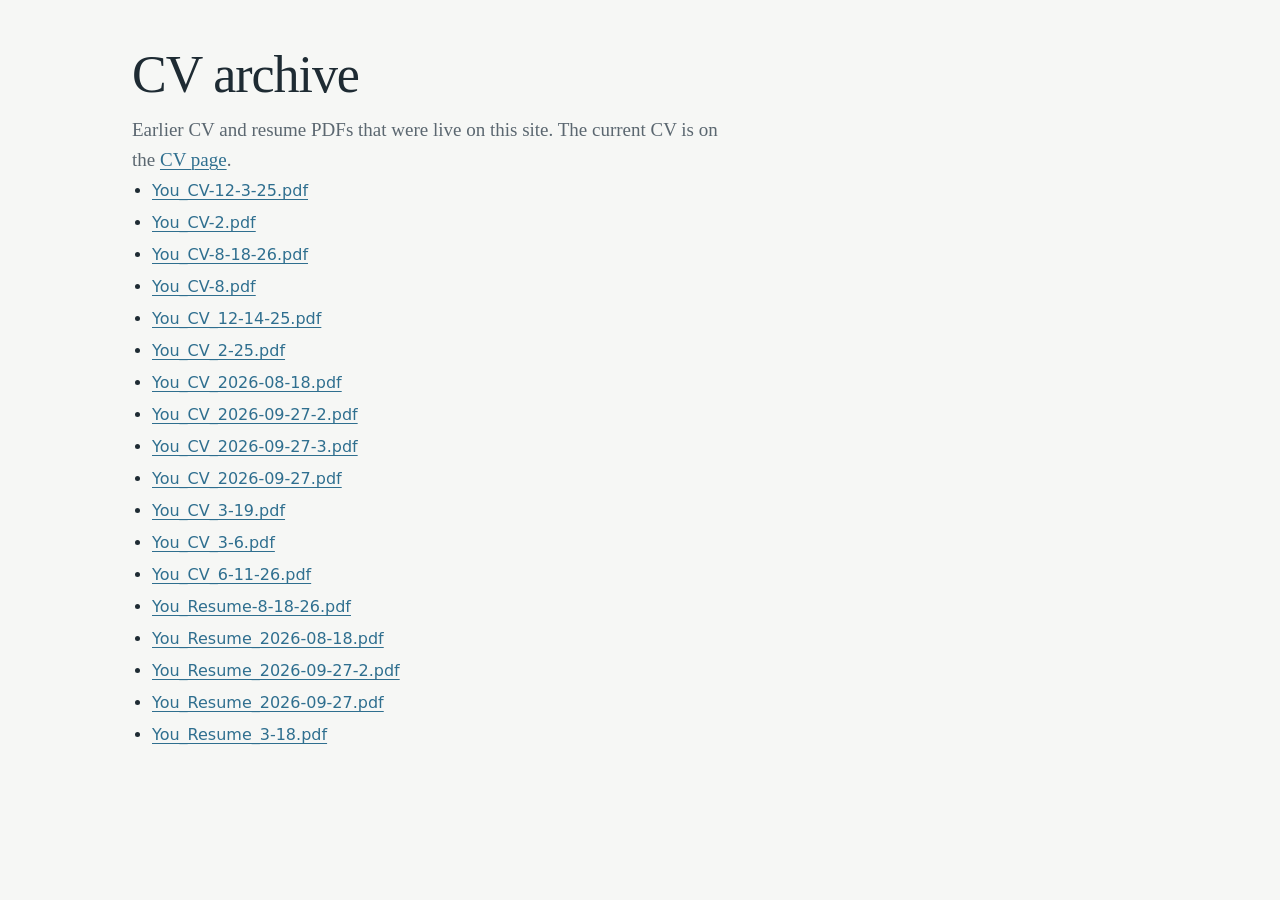
<file: archive/index.html>
<!doctype html>
<html lang="en"><head><meta charset="utf-8"><meta name="viewport" content="width=device-width, initial-scale=1">
<meta name="robots" content="noindex"><title>CV archive</title>
<link rel="stylesheet" href="../assets/site.css"></head>
<body><main class="wrap page-head"><h1>CV archive</h1>
<p class="muted">Earlier CV and resume PDFs that were live on this site. The current CV is on the <a href="../cv.html">CV page</a>.</p>
<ul class="archive-list">
<li><a href="cvs/You_CV-12-3-25.pdf">You_CV-12-3-25.pdf</a></li>
<li><a href="cvs/You_CV-2.pdf">You_CV-2.pdf</a></li>
<li><a href="cvs/You_CV-8-18-26.pdf">You_CV-8-18-26.pdf</a></li>
<li><a href="cvs/You_CV-8.pdf">You_CV-8.pdf</a></li>
<li><a href="cvs/You_CV_12-14-25.pdf">You_CV_12-14-25.pdf</a></li>
<li><a href="cvs/You_CV_2-25.pdf">You_CV_2-25.pdf</a></li>
<li><a href="cvs/You_CV_2026-08-18.pdf">You_CV_2026-08-18.pdf</a></li>
<li><a href="cvs/You_CV_2026-09-27-2.pdf">You_CV_2026-09-27-2.pdf</a></li>
<li><a href="cvs/You_CV_2026-09-27-3.pdf">You_CV_2026-09-27-3.pdf</a></li>
<li><a href="cvs/You_CV_2026-09-27.pdf">You_CV_2026-09-27.pdf</a></li>
<li><a href="cvs/You_CV_3-19.pdf">You_CV_3-19.pdf</a></li>
<li><a href="cvs/You_CV_3-6.pdf">You_CV_3-6.pdf</a></li>
<li><a href="cvs/You_CV_6-11-26.pdf">You_CV_6-11-26.pdf</a></li>
<li><a href="cvs/You_Resume-8-18-26.pdf">You_Resume-8-18-26.pdf</a></li>
<li><a href="cvs/You_Resume_2026-08-18.pdf">You_Resume_2026-08-18.pdf</a></li>
<li><a href="cvs/You_Resume_2026-09-27-2.pdf">You_Resume_2026-09-27-2.pdf</a></li>
<li><a href="cvs/You_Resume_2026-09-27.pdf">You_Resume_2026-09-27.pdf</a></li>
<li><a href="cvs/You_Resume_3-18.pdf">You_Resume_3-18.pdf</a></li>
</ul></main></body></html>
</file>
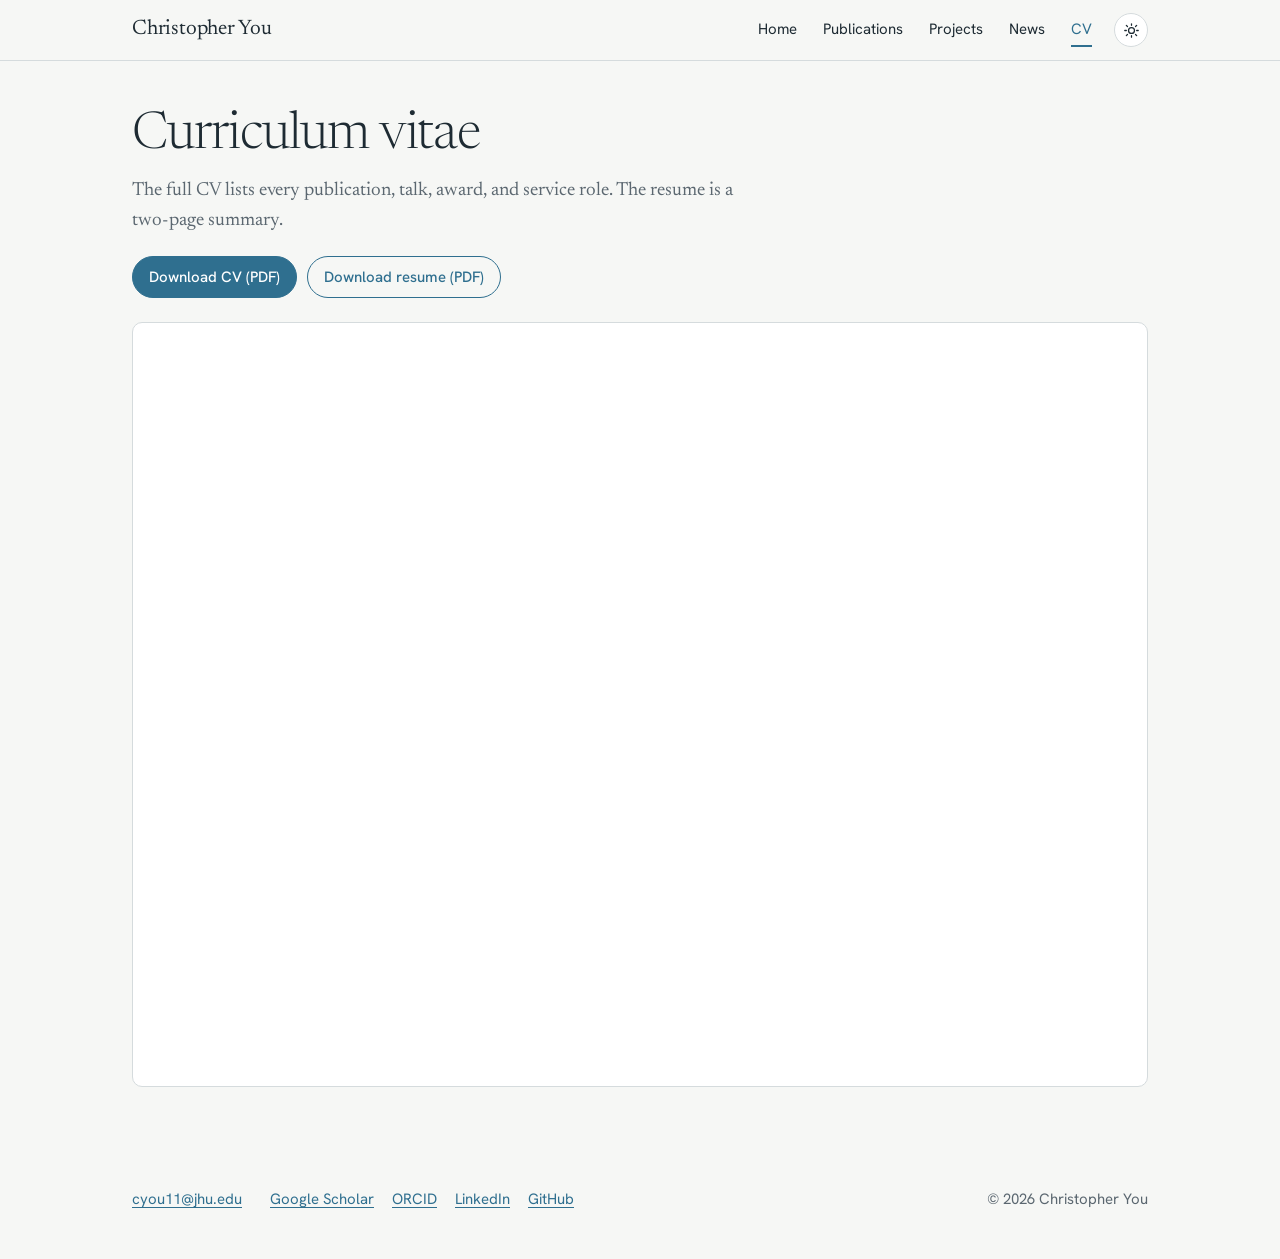
<file: cv.html>
<!doctype html>
<html lang="en">
<head>
<meta charset="utf-8">
<meta name="viewport" content="width=device-width, initial-scale=1">
<title>CV · Christopher You</title>
<meta name="description" content="Christopher You is a Postdoctoral Fellow at the Johns Hopkins Center for Digital Health &amp; AI, building and evaluating trustworthy AI agents for healthcare.">
<link rel="canonical" href="https://christopher.you/cv.html">
<meta property="og:type" content="website">
<meta property="og:title" content="CV · Christopher You">
<meta property="og:description" content="Christopher You is a Postdoctoral Fellow at the Johns Hopkins Center for Digital Health &amp; AI, building and evaluating trustworthy AI agents for healthcare.">
<meta property="og:url" content="https://christopher.you/cv.html">
<meta property="og:image" content="https://christopher.you/images/headshot.jpg">
<meta name="color-scheme" content="light dark">
<link rel="icon" href="favicon.ico" sizes="any">
<link rel="icon" type="image/png" href="images/icon-192.png">
<link rel="apple-touch-icon" href="apple-touch-icon.png">
<link rel="preconnect" href="https://fonts.googleapis.com">
<link rel="preconnect" href="https://fonts.gstatic.com" crossorigin>
<link href="https://fonts.googleapis.com/css2?family=Hanken+Grotesk:wght@400;500;600&family=Newsreader:ital,opsz,wght@0,6..72,300;0,6..72,400;0,6..72,500;1,6..72,300;1,6..72,400&display=swap" rel="stylesheet">
<link rel="stylesheet" href="assets/site.css">
<script>try{var t=localStorage.getItem("theme");if(t==="light"||t==="dark")document.documentElement.dataset.theme=t}catch(e){}</script>
</head>
<body>
<a class="skip" href="#main">Skip to content</a>
<header class="topbar">
  <div class="wrap topbar-inner">
    <a class="wordmark" href="index.html">Christopher You</a>
    <div class="topbar-right">
      <nav aria-label="Main"><a href="index.html">Home</a>
<a href="publications.html">Publications</a>
<a href="projects.html">Projects</a>
<a href="news.html">News</a>
<a href="cv.html" aria-current="page">CV</a></nav>
      <button type="button" class="theme-toggle" aria-label="Toggle dark mode" title="Toggle dark mode">
        <svg class="sun" viewBox="0 0 24 24" fill="none" stroke="currentColor" stroke-width="1.8" stroke-linecap="round" aria-hidden="true"><circle cx="12" cy="12" r="4.2"/><path d="M12 2.5v2.2M12 19.3v2.2M4.7 4.7l1.6 1.6M17.7 17.7l1.6 1.6M2.5 12h2.2M19.3 12h2.2M4.7 19.3l1.6-1.6M17.7 6.3l1.6-1.6"/></svg>
        <svg class="moon" viewBox="0 0 24 24" fill="none" stroke="currentColor" stroke-width="1.8" stroke-linejoin="round" aria-hidden="true"><path d="M20.5 14.6A8.5 8.5 0 0 1 9.4 3.5a8.5 8.5 0 1 0 11.1 11.1Z"/></svg>
      </button>
    </div>
  </div>
</header>
<main id="main">
<div class="wrap page-head">
<h1>Curriculum vitae</h1>
<p class="muted">The full CV lists every publication, talk, award, and service role. The resume is a two-page summary.</p>
<p class="chips"><a class="chip solid" href="assets/You_CV.pdf">Download CV (PDF)</a> <a class="chip" href="assets/You_Resume.pdf">Download resume (PDF)</a></p>
</div>
<div class="wrap"><iframe class="pdf" src="assets/You_CV.pdf#view=FitH" title="Curriculum vitae (PDF)"></iframe></div>
</main>
<footer class="footer">
  <div class="wrap footer-inner">
    <p><a href="mailto:cyou11@jhu.edu">cyou11@jhu.edu</a></p>
    <p class="footer-links"><a href="https://scholar.google.com/citations?user=A7jsjIgAAAAJ&amp;hl=en">Google Scholar</a> <a href="https://orcid.org/0000-0002-2045-5796">ORCID</a> <a href="https://www.linkedin.com/in/christopher-you-ph-d-4a6bb0180/">LinkedIn</a> <a href="https://github.com/you-chris">GitHub</a></p>
    <p class="muted">© 2026 Christopher You</p>
  </div>
</footer>
<script src="assets/site.js" defer></script>
</body>
</html>
</file>
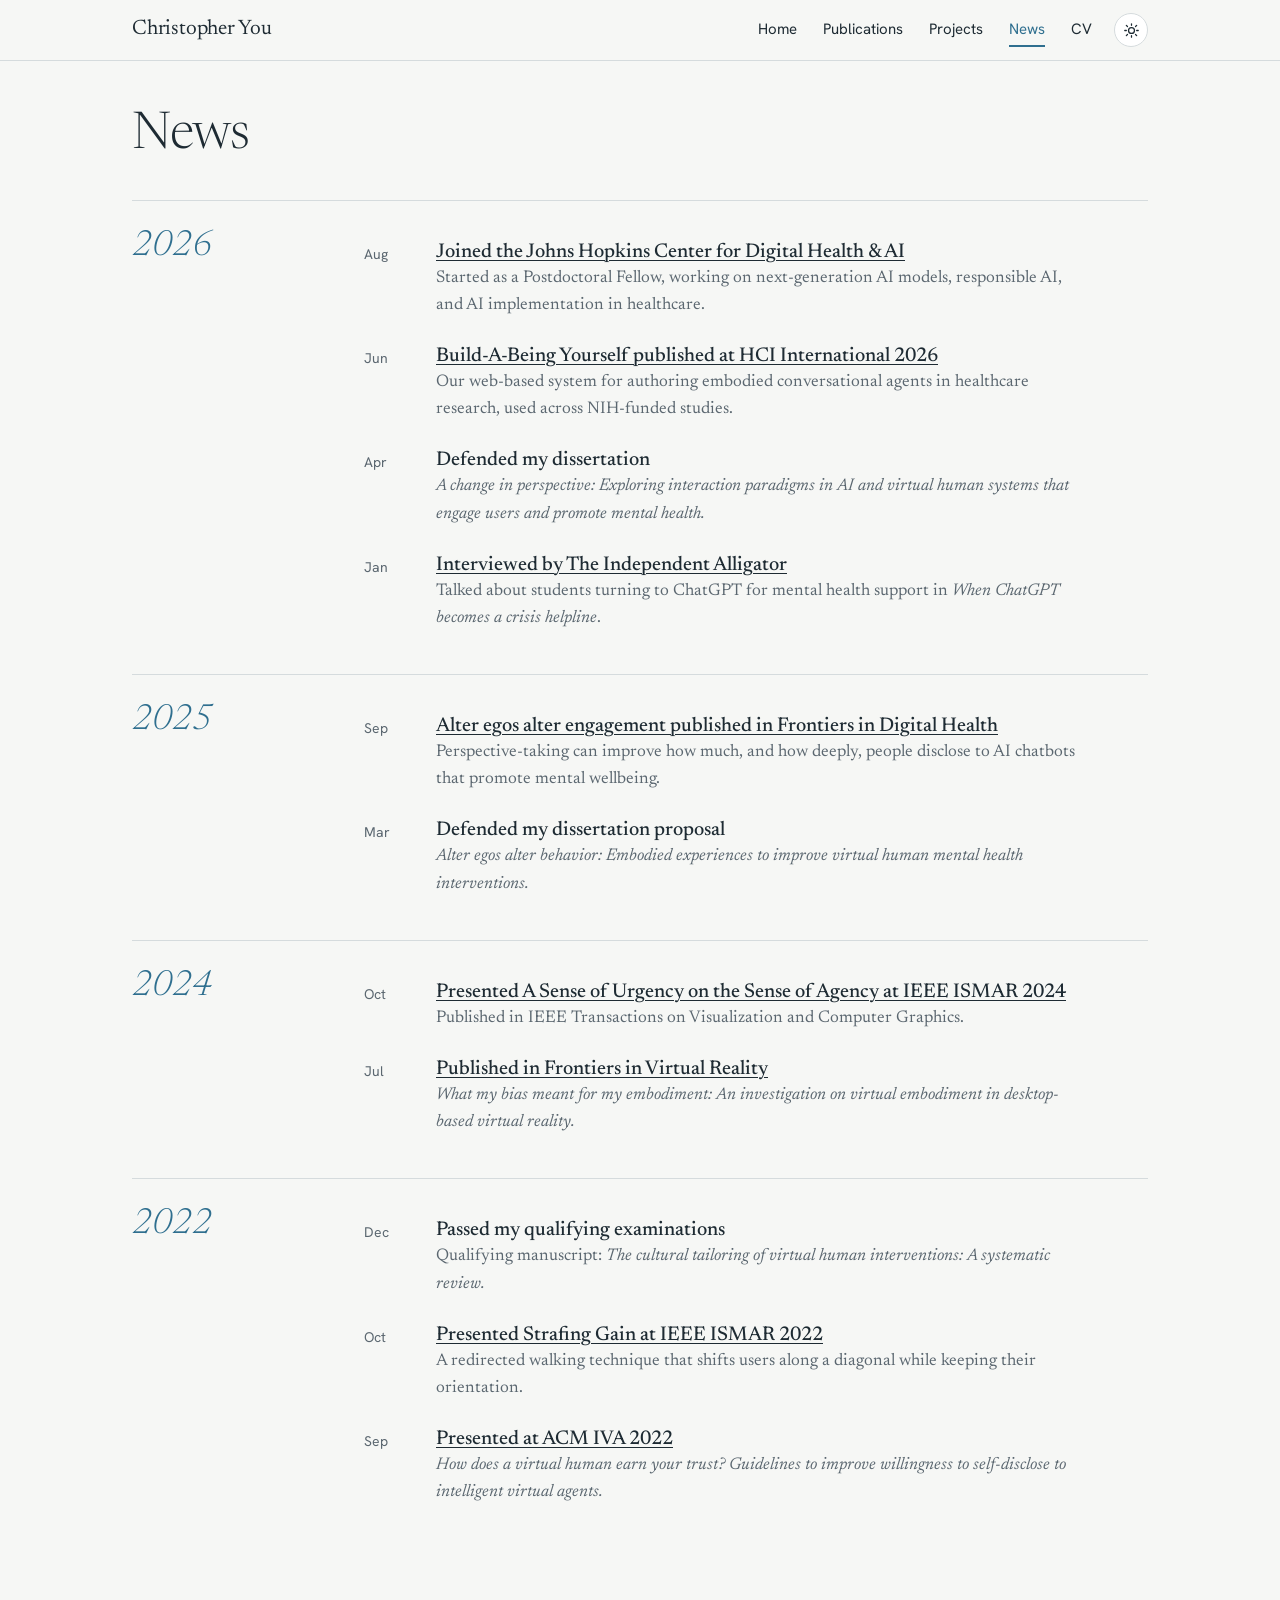
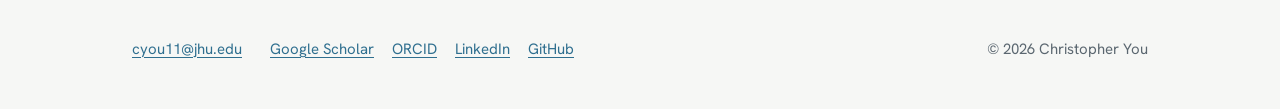
<file: news.html>
<!doctype html>
<html lang="en">
<head>
<meta charset="utf-8">
<meta name="viewport" content="width=device-width, initial-scale=1">
<title>News · Christopher You</title>
<meta name="description" content="Christopher You is a Postdoctoral Fellow at the Johns Hopkins Center for Digital Health &amp; AI, building and evaluating trustworthy AI agents for healthcare.">
<link rel="canonical" href="https://christopher.you/news.html">
<meta property="og:type" content="website">
<meta property="og:title" content="News · Christopher You">
<meta property="og:description" content="Christopher You is a Postdoctoral Fellow at the Johns Hopkins Center for Digital Health &amp; AI, building and evaluating trustworthy AI agents for healthcare.">
<meta property="og:url" content="https://christopher.you/news.html">
<meta property="og:image" content="https://christopher.you/images/headshot.jpg">
<meta name="color-scheme" content="light dark">
<link rel="icon" href="favicon.ico" sizes="any">
<link rel="icon" type="image/png" href="images/icon-192.png">
<link rel="apple-touch-icon" href="apple-touch-icon.png">
<link rel="preconnect" href="https://fonts.googleapis.com">
<link rel="preconnect" href="https://fonts.gstatic.com" crossorigin>
<link href="https://fonts.googleapis.com/css2?family=Hanken+Grotesk:wght@400;500;600&family=Newsreader:ital,opsz,wght@0,6..72,300;0,6..72,400;0,6..72,500;1,6..72,300;1,6..72,400&display=swap" rel="stylesheet">
<link rel="stylesheet" href="assets/site.css">
<script>try{var t=localStorage.getItem("theme");if(t==="light"||t==="dark")document.documentElement.dataset.theme=t}catch(e){}</script>
</head>
<body>
<a class="skip" href="#main">Skip to content</a>
<header class="topbar">
  <div class="wrap topbar-inner">
    <a class="wordmark" href="index.html">Christopher You</a>
    <div class="topbar-right">
      <nav aria-label="Main"><a href="index.html">Home</a>
<a href="publications.html">Publications</a>
<a href="projects.html">Projects</a>
<a href="news.html" aria-current="page">News</a>
<a href="cv.html">CV</a></nav>
      <button type="button" class="theme-toggle" aria-label="Toggle dark mode" title="Toggle dark mode">
        <svg class="sun" viewBox="0 0 24 24" fill="none" stroke="currentColor" stroke-width="1.8" stroke-linecap="round" aria-hidden="true"><circle cx="12" cy="12" r="4.2"/><path d="M12 2.5v2.2M12 19.3v2.2M4.7 4.7l1.6 1.6M17.7 17.7l1.6 1.6M2.5 12h2.2M19.3 12h2.2M4.7 19.3l1.6-1.6M17.7 6.3l1.6-1.6"/></svg>
        <svg class="moon" viewBox="0 0 24 24" fill="none" stroke="currentColor" stroke-width="1.8" stroke-linejoin="round" aria-hidden="true"><path d="M20.5 14.6A8.5 8.5 0 0 1 9.4 3.5a8.5 8.5 0 1 0 11.1 11.1Z"/></svg>
      </button>
    </div>
  </div>
</header>
<main id="main">
<div class="wrap page-head"><h1>News</h1></div>
<div class="wrap news-list">
<section class="year-group"><h2 class="year">2026</h2><ul class="dated"><li><time datetime="2026-08">Aug</time><div><h3><a href="https://cdhai.carey.jhu.edu/">Joined the Johns Hopkins Center for Digital Health &amp; AI</a></h3><p>Started as a Postdoctoral Fellow, working on next-generation AI models, responsible AI, and AI implementation in healthcare.</p></div></li><li><time datetime="2026-06">Jun</time><div><h3><a href="publications.html#you2025build">Build-A-Being Yourself published at HCI International 2026</a></h3><p>Our web-based system for authoring embodied conversational agents in healthcare research, used across NIH-funded studies.</p></div></li><li><time datetime="2026-04">Apr</time><div><h3>Defended my dissertation</h3><p><i>A change in perspective: Exploring interaction paradigms in AI and virtual human systems that engage users and promote mental health.</i></p></div></li><li><time datetime="2026-01">Jan</time><div><h3><a href="https://www.alligator.org/article/2026/01/chatgpt-students-therapy">Interviewed by The Independent Alligator</a></h3><p>Talked about students turning to ChatGPT for mental health support in <i>When ChatGPT becomes a crisis helpline</i>.</p></div></li></ul></section>
<section class="year-group"><h2 class="year">2025</h2><ul class="dated"><li><time datetime="2025-09">Sep</time><div><h3><a href="publications.html#you2025alter">Alter egos alter engagement published in Frontiers in Digital Health</a></h3><p>Perspective-taking can improve how much, and how deeply, people disclose to AI chatbots that promote mental wellbeing.</p></div></li><li><time datetime="2025-03">Mar</time><div><h3>Defended my dissertation proposal</h3><p><i>Alter egos alter behavior: Embodied experiences to improve virtual human mental health interventions.</i></p></div></li></ul></section>
<section class="year-group"><h2 class="year">2024</h2><ul class="dated"><li><time datetime="2024-10">Oct</time><div><h3><a href="publications.html#you2024sense">Presented A Sense of Urgency on the Sense of Agency at IEEE ISMAR 2024</a></h3><p>Published in IEEE Transactions on Visualization and Computer Graphics.</p></div></li><li><time datetime="2024-07">Jul</time><div><h3><a href="publications.html#you2024my">Published in Frontiers in Virtual Reality</a></h3><p><i>What my bias meant for my embodiment: An investigation on virtual embodiment in desktop-based virtual reality.</i></p></div></li></ul></section>
<section class="year-group"><h2 class="year">2022</h2><ul class="dated"><li><time datetime="2022-12">Dec</time><div><h3>Passed my qualifying examinations</h3><p>Qualifying manuscript: <i>The cultural tailoring of virtual human interventions: A systematic review.</i></p></div></li><li><time datetime="2022-10">Oct</time><div><h3><a href="publications.html#you2022strafing">Presented Strafing Gain at IEEE ISMAR 2022</a></h3><p>A redirected walking technique that shifts users along a diagonal while keeping their orientation.</p></div></li><li><time datetime="2022-09">Sep</time><div><h3><a href="publications.html#you2022does">Presented at ACM IVA 2022</a></h3><p><i>How does a virtual human earn your trust? Guidelines to improve willingness to self-disclose to intelligent virtual agents.</i></p></div></li></ul></section>
</div>
</main>
<footer class="footer">
  <div class="wrap footer-inner">
    <p><a href="mailto:cyou11@jhu.edu">cyou11@jhu.edu</a></p>
    <p class="footer-links"><a href="https://scholar.google.com/citations?user=A7jsjIgAAAAJ&amp;hl=en">Google Scholar</a> <a href="https://orcid.org/0000-0002-2045-5796">ORCID</a> <a href="https://www.linkedin.com/in/christopher-you-ph-d-4a6bb0180/">LinkedIn</a> <a href="https://github.com/you-chris">GitHub</a></p>
    <p class="muted">© 2026 Christopher You</p>
  </div>
</footer>
<script src="assets/site.js" defer></script>
</body>
</html>
</file>
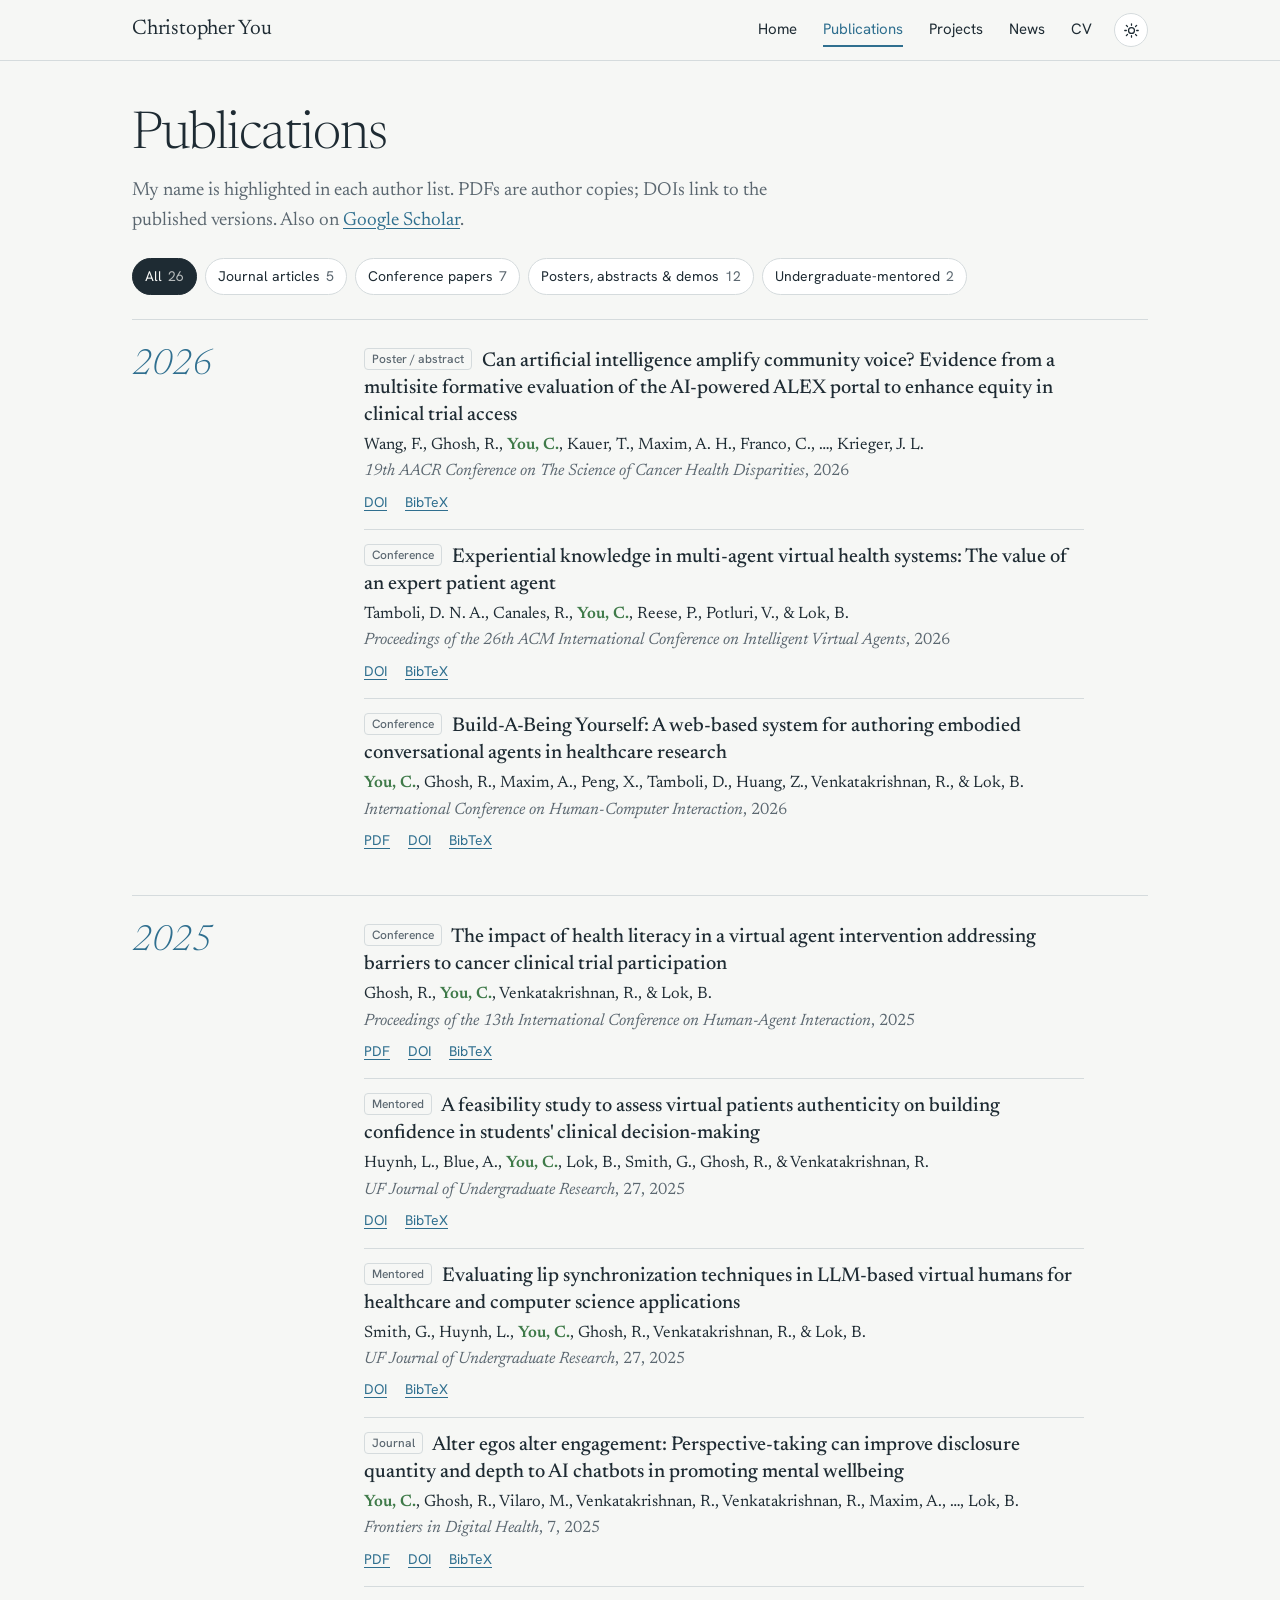
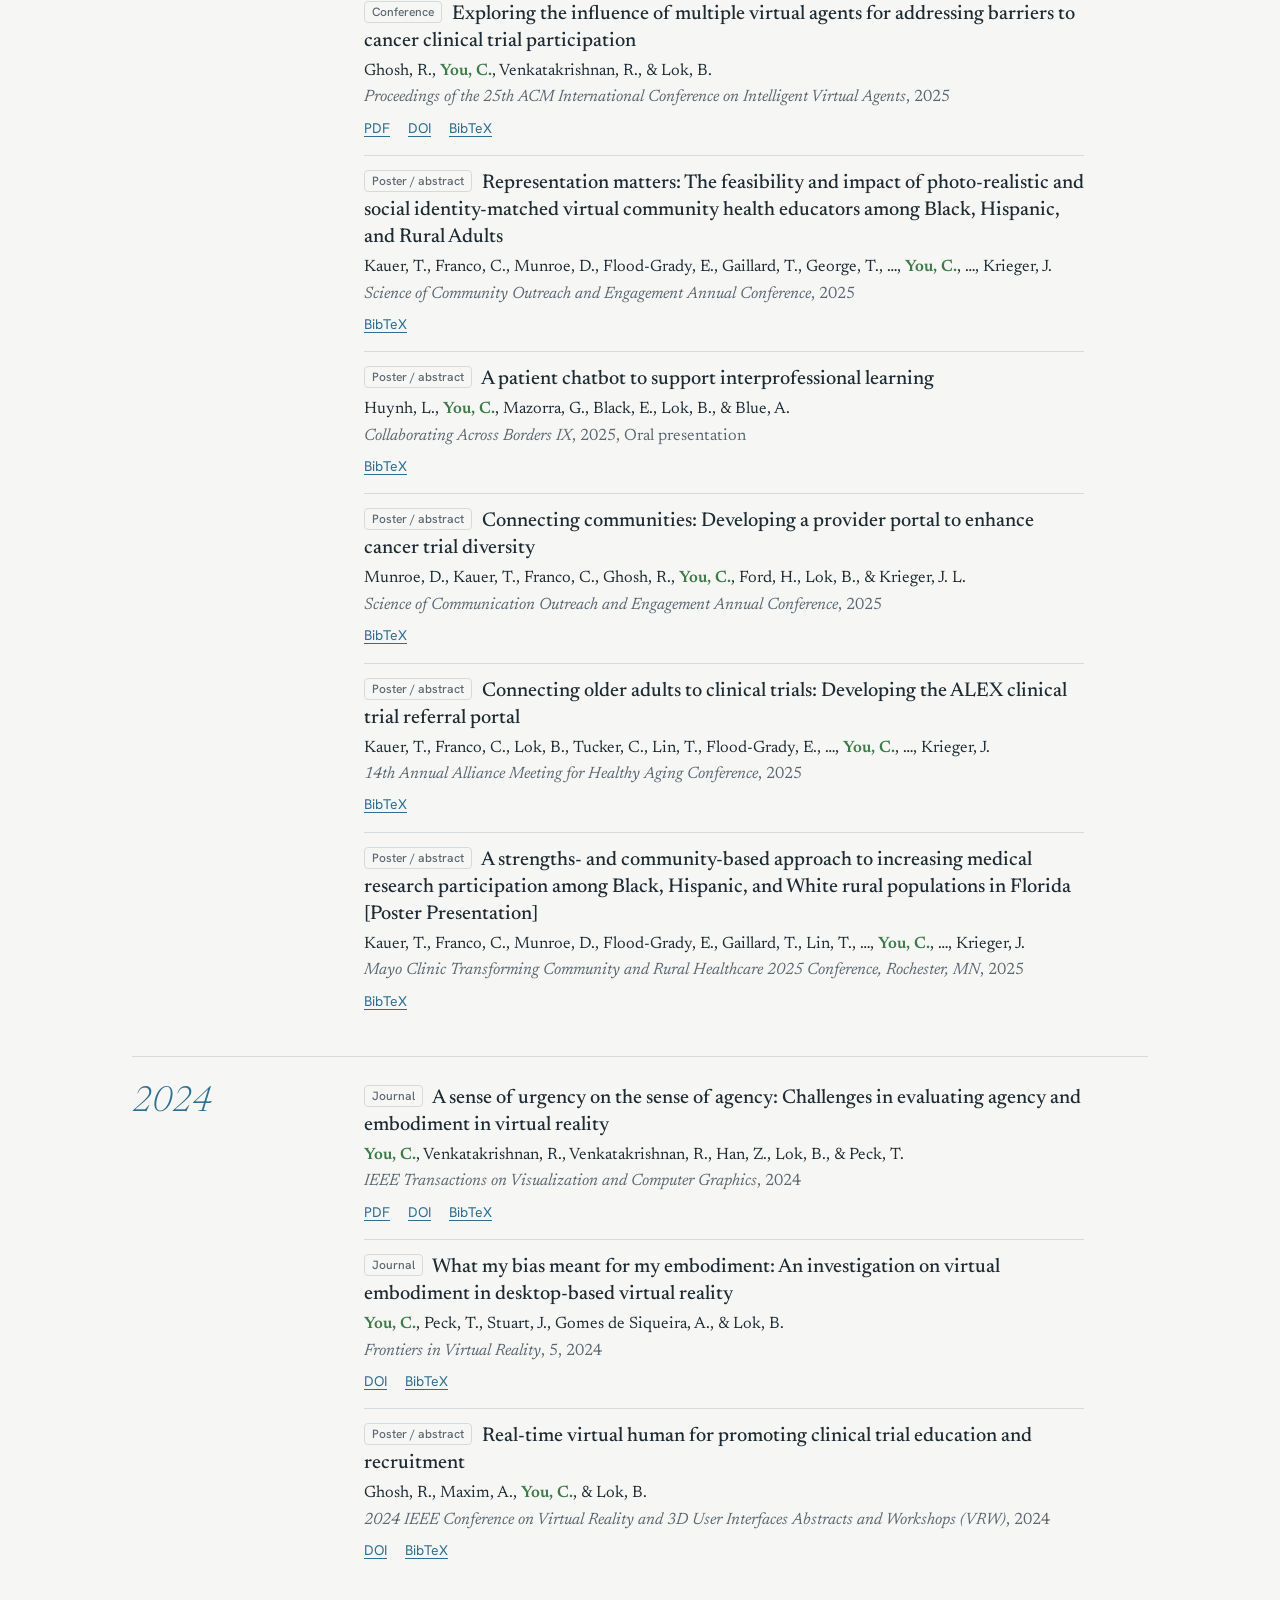
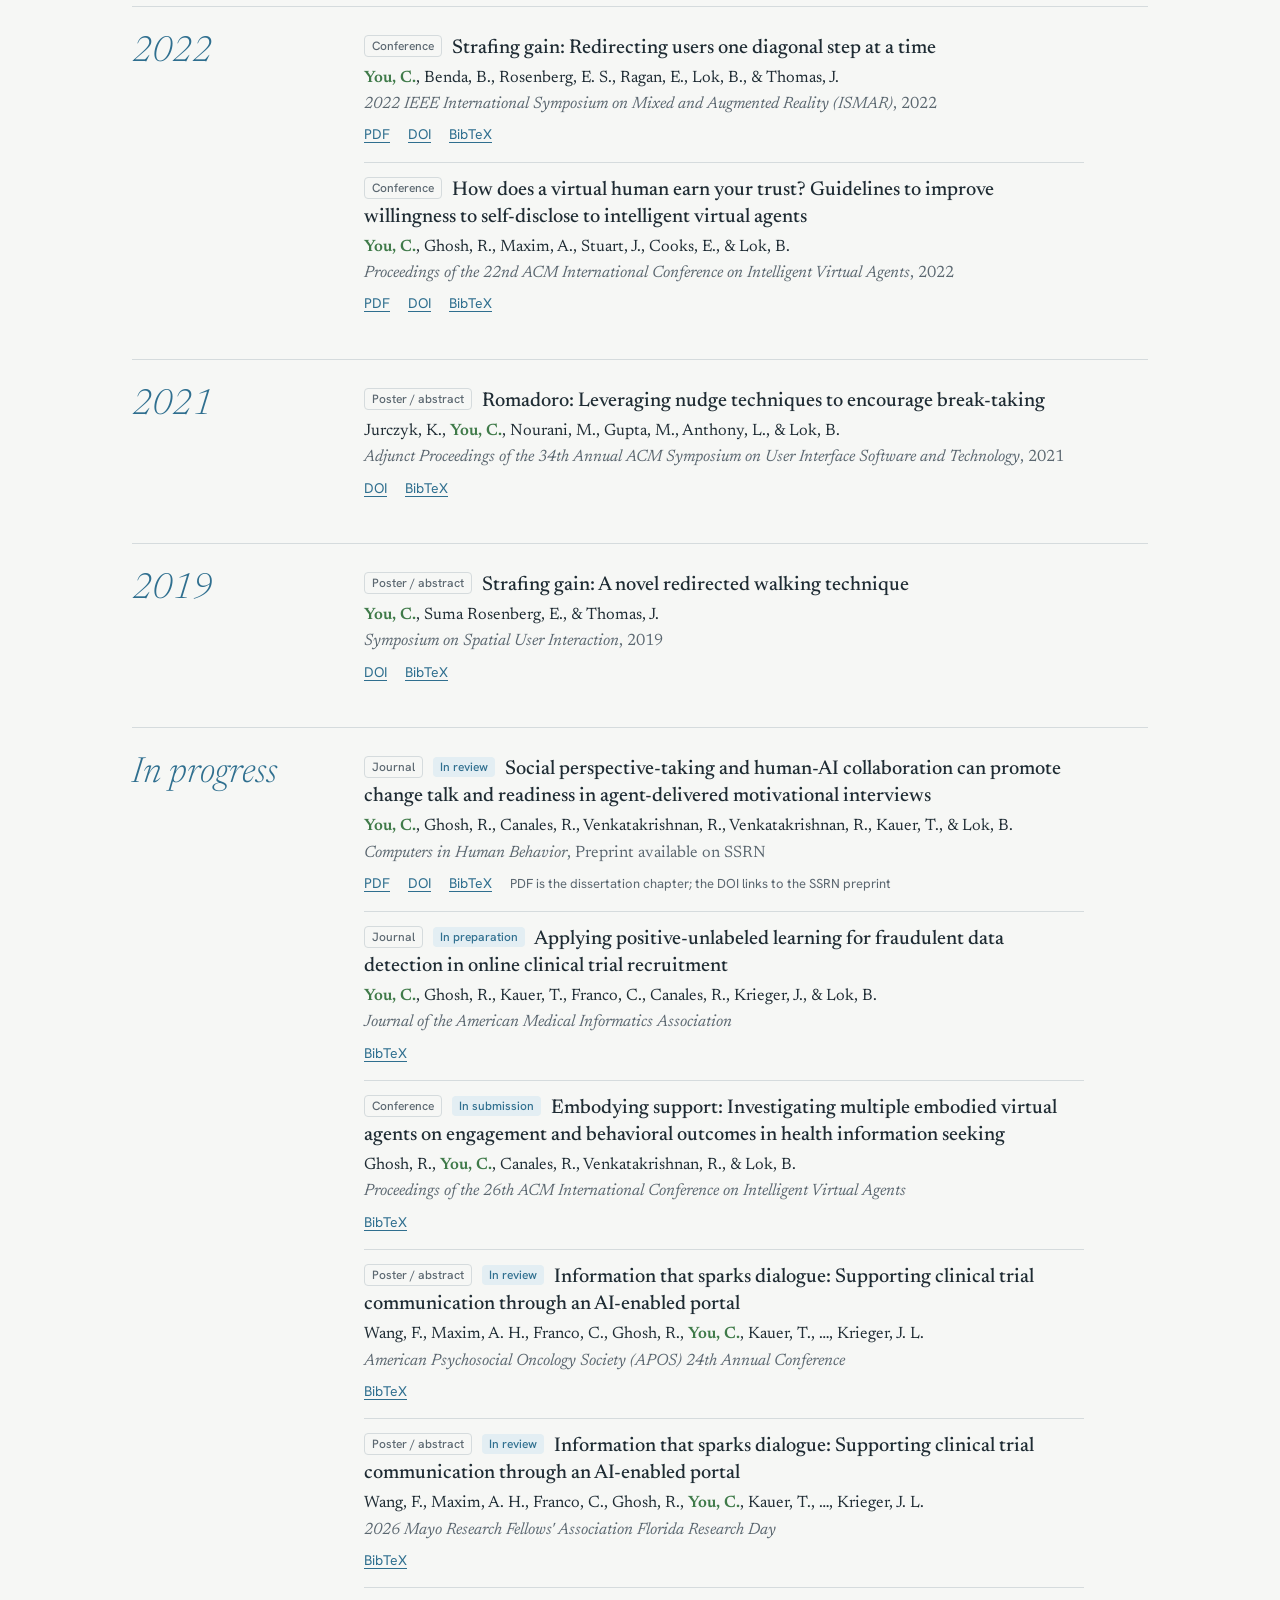
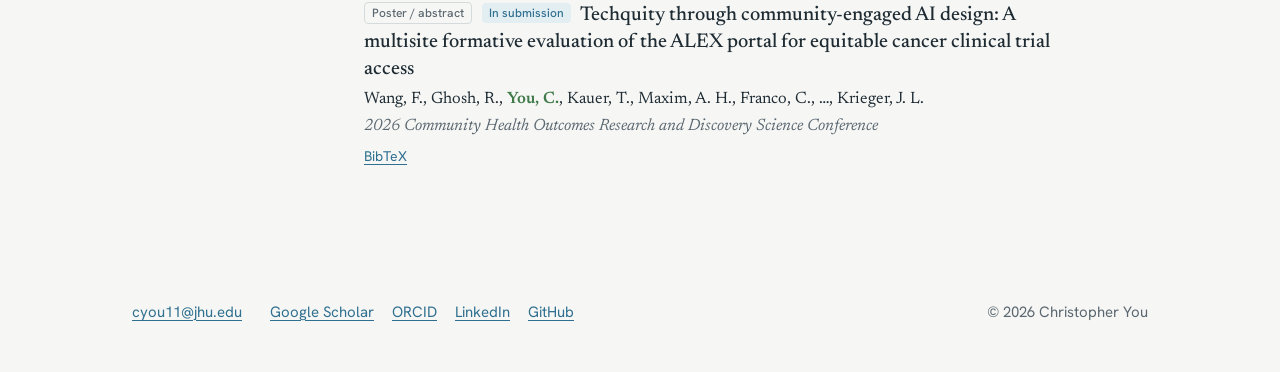
<file: publications.html>
<!doctype html>
<html lang="en">
<head>
<meta charset="utf-8">
<meta name="viewport" content="width=device-width, initial-scale=1">
<title>Publications · Christopher You</title>
<meta name="description" content="Publications by Christopher You: journal articles, conference papers, posters and abstracts.">
<link rel="canonical" href="https://christopher.you/publications.html">
<meta property="og:type" content="website">
<meta property="og:title" content="Publications · Christopher You">
<meta property="og:description" content="Publications by Christopher You: journal articles, conference papers, posters and abstracts.">
<meta property="og:url" content="https://christopher.you/publications.html">
<meta property="og:image" content="https://christopher.you/images/headshot.jpg">
<meta name="color-scheme" content="light dark">
<link rel="icon" href="favicon.ico" sizes="any">
<link rel="icon" type="image/png" href="images/icon-192.png">
<link rel="apple-touch-icon" href="apple-touch-icon.png">
<link rel="preconnect" href="https://fonts.googleapis.com">
<link rel="preconnect" href="https://fonts.gstatic.com" crossorigin>
<link href="https://fonts.googleapis.com/css2?family=Hanken+Grotesk:wght@400;500;600&family=Newsreader:ital,opsz,wght@0,6..72,300;0,6..72,400;0,6..72,500;1,6..72,300;1,6..72,400&display=swap" rel="stylesheet">
<link rel="stylesheet" href="assets/site.css">
<script>try{var t=localStorage.getItem("theme");if(t==="light"||t==="dark")document.documentElement.dataset.theme=t}catch(e){}</script>
</head>
<body>
<a class="skip" href="#main">Skip to content</a>
<header class="topbar">
  <div class="wrap topbar-inner">
    <a class="wordmark" href="index.html">Christopher You</a>
    <div class="topbar-right">
      <nav aria-label="Main"><a href="index.html">Home</a>
<a href="publications.html" aria-current="page">Publications</a>
<a href="projects.html">Projects</a>
<a href="news.html">News</a>
<a href="cv.html">CV</a></nav>
      <button type="button" class="theme-toggle" aria-label="Toggle dark mode" title="Toggle dark mode">
        <svg class="sun" viewBox="0 0 24 24" fill="none" stroke="currentColor" stroke-width="1.8" stroke-linecap="round" aria-hidden="true"><circle cx="12" cy="12" r="4.2"/><path d="M12 2.5v2.2M12 19.3v2.2M4.7 4.7l1.6 1.6M17.7 17.7l1.6 1.6M2.5 12h2.2M19.3 12h2.2M4.7 19.3l1.6-1.6M17.7 6.3l1.6-1.6"/></svg>
        <svg class="moon" viewBox="0 0 24 24" fill="none" stroke="currentColor" stroke-width="1.8" stroke-linejoin="round" aria-hidden="true"><path d="M20.5 14.6A8.5 8.5 0 0 1 9.4 3.5a8.5 8.5 0 1 0 11.1 11.1Z"/></svg>
      </button>
    </div>
  </div>
</header>
<main id="main">
<div class="wrap page-head">
<h1>Publications</h1>
<p class="muted">My name is highlighted in each author list. PDFs are author copies; DOIs link to the published versions. Also on <a href="https://scholar.google.com/citations?user=A7jsjIgAAAAJ&amp;hl=en">Google Scholar</a>.</p>
<div class="filters" role="group" aria-label="Filter by type"><button type="button" class="filter" aria-pressed="true" data-filter="all">All <span>26</span></button><button type="button" class="filter" aria-pressed="false" data-filter="journal">Journal articles <span>5</span></button><button type="button" class="filter" aria-pressed="false" data-filter="conference">Conference papers <span>7</span></button><button type="button" class="filter" aria-pressed="false" data-filter="poster">Posters, abstracts & demos <span>12</span></button><button type="button" class="filter" aria-pressed="false" data-filter="mentored">Undergraduate-mentored <span>2</span></button></div>
</div>
<div class="wrap pub-list" data-pub-list>
<section class="year-group">
<h2 class="year">2026</h2>
<ul class="pubs">
<li class="pub" id="wang2026community" data-cat="poster">
  <p class="pub-title"><span class="cat">Poster / abstract</span> <a href="https://doi.org/10.1158/1538-7755.disp26-b034">Can artificial intelligence amplify community voice? Evidence from a multisite formative evaluation of the AI-powered ALEX portal to enhance equity in clinical trial access</a></p>
  <p class="pub-authors">Wang, F., Ghosh, R., <span class="me">You, C.</span>, Kauer, T., Maxim, A. H., Franco, C., …, Krieger, J. L.</p>
  <p class="pub-venue"><i>19th AACR Conference on The Science of Cancer Health Disparities</i>, 2026</p>
  <p class="pub-actions"><a href="https://doi.org/10.1158/1538-7755.disp26-b034">DOI</a> <button type="button" class="linklike" data-bibtex="bib-wang2026community" aria-expanded="false">BibTeX</button></p>
  <pre class="bibtex" id="bib-wang2026community" hidden>@inproceedings{wang2026community,
  title = {Can artificial intelligence amplify community voice? {E}vidence from a multisite formative evaluation of the {AI}-powered {ALEX} portal to enhance equity in clinical trial access},
  author = {Wang, F. and Ghosh, R. and You, Christopher and Kauer, T. and Maxim, A. H. and Franco, C. and Anton, S. and Flood-Grady, E. and Gaillard, T. and George, T. J. and Lok, B. and Tucker, C. and Vilaro, M. and Lin, T. and Webb, F. and Wilkie, D. and Wilson-Howard, D. and Carrasquillo, O. and Krieger, J. L.},
  booktitle = {19th AACR Conference on The Science of Cancer Health Disparities},
  pages = {1},
  year = {2026},
  month = {10},
  doi = {10.1158/1538-7755.disp26-b034},
}</pre>
</li>
<li class="pub" id="tamboli2026experiential" data-cat="conference">
  <p class="pub-title"><span class="cat">Conference</span> <a href="https://doi.org/10.1145/3806774.3827979">Experiential knowledge in multi-agent virtual health systems: The value of an expert patient agent</a></p>
  <p class="pub-authors">Tamboli, D. N. A., Canales, R., <span class="me">You, C.</span>, Reese, P., Potluri, V., &amp; Lok, B.</p>
  <p class="pub-venue"><i>Proceedings of the 26th ACM International Conference on Intelligent Virtual Agents</i>, 2026</p>
  <p class="pub-actions"><a href="https://doi.org/10.1145/3806774.3827979">DOI</a> <button type="button" class="linklike" data-bibtex="bib-tamboli2026experiential" aria-expanded="false">BibTeX</button></p>
  <pre class="bibtex" id="bib-tamboli2026experiential" hidden>@inproceedings{tamboli2026experiential,
  title = {Experiential knowledge in multi-agent virtual health systems: the value of an expert patient agent},
  author = {Tamboli, Danish N. A. and Canales, Ryan and You, Christopher and Reese, Peter and Potluri, Vishnu and Lok, Benjamin},
  booktitle = {Proceedings of the 26th ACM International Conference on Intelligent Virtual Agents},
  pages = {1--10},
  year = {2026},
  month = {9},
  doi = {10.1145/3806774.3827979},
}</pre>
</li>
<li class="pub" id="you2025build" data-cat="conference">
  <p class="pub-title"><span class="cat">Conference</span> <a href="https://doi.org/10.1007/978-3-032-29842-3_28">Build-A-Being Yourself: A web-based system for authoring embodied conversational agents in healthcare research</a></p>
  <p class="pub-authors"><span class="me">You, C.</span>, Ghosh, R., Maxim, A., Peng, X., Tamboli, D., Huang, Z., Venkatakrishnan, R., &amp; Lok, B.</p>
  <p class="pub-venue"><i>International Conference on Human-Computer Interaction</i>, 2026</p>
  <p class="pub-actions"><a href="samples/Build_a_Being_Yourself_HCII_2026.pdf">PDF</a> <a href="https://doi.org/10.1007/978-3-032-29842-3_28">DOI</a> <button type="button" class="linklike" data-bibtex="bib-you2025build" aria-expanded="false">BibTeX</button></p>
  <pre class="bibtex" id="bib-you2025build" hidden>@inproceedings{you2025build,
  title = {{Build-A-Being Yourself}: A web-based system for authoring embodied conversational agents in healthcare research},
  author = {You, Christopher and Ghosh, Rashi and Maxim, Andrew and Peng, Xuening and Tamboli, Danish and Huang, Zhanhong and Venkatakrishnan, Roshan and Lok, Benjamin},
  booktitle = {International Conference on Human-Computer Interaction},
  pages = {427--446},
  publisher = {Springer Nature Switzerland},
  address = {Cham},
  year = {2026},
  month = {6},
  doi = {10.1007/978-3-032-29842-3_28},
}</pre>
</li>
</ul>
</section>
<section class="year-group">
<h2 class="year">2025</h2>
<ul class="pubs">
<li class="pub" id="ghosh2025impact" data-cat="conference">
  <p class="pub-title"><span class="cat">Conference</span> <a href="https://doi.org/10.1145/3765766.3765769">The impact of health literacy in a virtual agent intervention addressing barriers to cancer clinical trial participation</a></p>
  <p class="pub-authors">Ghosh, R., <span class="me">You, C.</span>, Venkatakrishnan, R., &amp; Lok, B.</p>
  <p class="pub-venue"><i>Proceedings of the 13th International Conference on Human-Agent Interaction</i>, 2025</p>
  <p class="pub-actions"><a href="samples/The_Impact_Of_Health_Literacy_HAI_2025.pdf">PDF</a> <a href="https://doi.org/10.1145/3765766.3765769">DOI</a> <button type="button" class="linklike" data-bibtex="bib-ghosh2025impact" aria-expanded="false">BibTeX</button></p>
  <pre class="bibtex" id="bib-ghosh2025impact" hidden>@inproceedings{ghosh2025impact,
  title = {The impact of health literacy in a virtual agent intervention addressing barriers to cancer clinical trial participation},
  author = {Ghosh, Rashi and You, Christopher and Venkatakrishnan, Roshan and Lok, Benjamin},
  booktitle = {Proceedings of the 13th International Conference on Human-Agent Interaction},
  pages = {76--86},
  year = {2025},
  month = {11},
  doi = {10.1145/3765766.3765769},
}</pre>
</li>
<li class="pub" id="huynh2025feasibility" data-cat="mentored">
  <p class="pub-title"><span class="cat">Mentored</span> <a href="https://doi.org/10.32473/ufjur.27.139095">A feasibility study to assess virtual patients authenticity on building confidence in students&#x27; clinical decision-making</a></p>
  <p class="pub-authors">Huynh, L., Blue, A., <span class="me">You, C.</span>, Lok, B., Smith, G., Ghosh, R., &amp; Venkatakrishnan, R.</p>
  <p class="pub-venue"><i>UF Journal of Undergraduate Research</i>, 27, 2025</p>
  <p class="pub-actions"><a href="https://doi.org/10.32473/ufjur.27.139095">DOI</a> <button type="button" class="linklike" data-bibtex="bib-huynh2025feasibility" aria-expanded="false">BibTeX</button></p>
  <pre class="bibtex" id="bib-huynh2025feasibility" hidden>@article{huynh2025feasibility,
  title = {A feasibility study to assess virtual patients authenticity on building confidence in students&#x27; clinical decision-making},
  author = {Huynh, Leyna and Blue, Amy and You, Christopher and Lok, Benjamin and Smith, Gabriella and Ghosh, Rashi and Venkatakrishnan, Roshan},
  journal = {UF Journal of Undergraduate Research},
  volume = {27},
  year = {2025},
  month = {11},
  doi = {10.32473/ufjur.27.139095},
}</pre>
</li>
<li class="pub" id="smith2025evaluating" data-cat="mentored">
  <p class="pub-title"><span class="cat">Mentored</span> <a href="https://doi.org/10.32473/ufjur.27.139077">Evaluating lip synchronization techniques in LLM-based virtual humans for healthcare and computer science applications</a></p>
  <p class="pub-authors">Smith, G., Huynh, L., <span class="me">You, C.</span>, Ghosh, R., Venkatakrishnan, R., &amp; Lok, B.</p>
  <p class="pub-venue"><i>UF Journal of Undergraduate Research</i>, 27, 2025</p>
  <p class="pub-actions"><a href="https://doi.org/10.32473/ufjur.27.139077">DOI</a> <button type="button" class="linklike" data-bibtex="bib-smith2025evaluating" aria-expanded="false">BibTeX</button></p>
  <pre class="bibtex" id="bib-smith2025evaluating" hidden>@article{smith2025evaluating,
  title = {Evaluating lip synchronization techniques in {LLM}-based virtual humans for healthcare and computer science applications},
  author = {Smith, Gabriella and Huynh, Leyna and You, Christopher and Ghosh, Rashi and Venkatakrishnan, Roshan and Lok, Benjamin},
  journal = {UF Journal of Undergraduate Research},
  volume = {27},
  year = {2025},
  month = {11},
  doi = {10.32473/ufjur.27.139077},
}</pre>
</li>
<li class="pub" id="you2025alter" data-cat="journal">
  <p class="pub-title"><span class="cat">Journal</span> <a href="https://doi.org/10.3389/fdgth.2025.1655860">Alter egos alter engagement: Perspective-taking can improve disclosure quantity and depth to AI chatbots in promoting mental wellbeing</a></p>
  <p class="pub-authors"><span class="me">You, C.</span>, Ghosh, R., Vilaro, M., Venkatakrishnan, R., Venkatakrishnan, R., Maxim, A., …, Lok, B.</p>
  <p class="pub-venue"><i>Frontiers in Digital Health</i>, 7, 2025</p>
  <p class="pub-actions"><a href="samples/Alter_Egos_Alter_Engagement_Frontiers_2025.pdf">PDF</a> <a href="https://doi.org/10.3389/fdgth.2025.1655860">DOI</a> <button type="button" class="linklike" data-bibtex="bib-you2025alter" aria-expanded="false">BibTeX</button></p>
  <pre class="bibtex" id="bib-you2025alter" hidden>@article{you2025alter,
  title = {Alter egos alter engagement: perspective-taking can improve disclosure quantity and depth to {AI} chatbots in promoting mental wellbeing},
  author = {You, Christopher and Ghosh, Rashi and Vilaro, Melissa and Venkatakrishnan, Roshan and Venkatakrishnan, Rohith and Maxim, Andrew and Peng, Xuening and Tamboli, Danish and Lok, Benjamin},
  journal = {Frontiers in Digital Health},
  volume = {7},
  pages = {1655860},
  publisher = {Frontiers},
  year = {2025},
  month = {9},
  doi = {10.3389/fdgth.2025.1655860},
}</pre>
</li>
<li class="pub" id="ghosh2025exploring" data-cat="conference">
  <p class="pub-title"><span class="cat">Conference</span> <a href="https://doi.org/10.1145/3717511.3747063">Exploring the influence of multiple virtual agents for addressing barriers to cancer clinical trial participation</a></p>
  <p class="pub-authors">Ghosh, R., <span class="me">You, C.</span>, Venkatakrishnan, R., &amp; Lok, B.</p>
  <p class="pub-venue"><i>Proceedings of the 25th ACM International Conference on Intelligent Virtual Agents</i>, 2025</p>
  <p class="pub-actions"><a href="samples/Exploring_the_Influence_of_Multiple_Virtual_Agents_IVA_2025.pdf">PDF</a> <a href="https://doi.org/10.1145/3717511.3747063">DOI</a> <button type="button" class="linklike" data-bibtex="bib-ghosh2025exploring" aria-expanded="false">BibTeX</button></p>
  <pre class="bibtex" id="bib-ghosh2025exploring" hidden>@inproceedings{ghosh2025exploring,
  title = {Exploring the influence of multiple virtual agents for addressing barriers to cancer clinical trial participation},
  author = {Ghosh, Rashi and You, Christopher and Venkatakrishnan, Roshan and Lok, Benjamin},
  booktitle = {Proceedings of the 25th ACM International Conference on Intelligent Virtual Agents},
  pages = {1--10},
  year = {2025},
  month = {9},
  doi = {10.1145/3717511.3747063},
}</pre>
</li>
<li class="pub" id="kauer2025representation" data-cat="poster">
  <p class="pub-title"><span class="cat">Poster / abstract</span> Representation matters: The feasibility and impact of photo-realistic and social identity-matched virtual community health educators among Black, Hispanic, and Rural Adults</p>
  <p class="pub-authors">Kauer, T., Franco, C., Munroe, D., Flood-Grady, E., Gaillard, T., George, T., …, <span class="me">You, C.</span>, …, Krieger, J.</p>
  <p class="pub-venue"><i>Science of Community Outreach and Engagement Annual Conference</i>, 2025</p>
  <p class="pub-actions"><button type="button" class="linklike" data-bibtex="bib-kauer2025representation" aria-expanded="false">BibTeX</button></p>
  <pre class="bibtex" id="bib-kauer2025representation" hidden>@inproceedings{kauer2025representation,
  title = {Representation matters: The feasibility and impact of photo-realistic and social identity-matched virtual community health educators among {Black}, {Hispanic}, and {Rural} {Adults}},
  author = {Kauer, T. and Franco, C. and Munroe, D. and Flood-Grady, E. and Gaillard, T. and George, T. and Lin, T. and Lok, B. and Tucker, C. and Vilaro, M. and Webb, F. and Wilke, D. and Wilson-Howard, D. and Ghosh, R. and You, Christopher and Serat, J. and Buhr, M. and Murphy, C. and van Mossel, A. and Wynter, S. and Carrasquillo, O. and Anton, S. and Krieger, J.},
  booktitle = {Science of Community Outreach and Engagement Annual Conference},
  pages = {1},
  year = {2025},
}</pre>
</li>
<li class="pub" id="huynh2025patient" data-cat="poster">
  <p class="pub-title"><span class="cat">Poster / abstract</span> A patient chatbot to support interprofessional learning</p>
  <p class="pub-authors">Huynh, L., <span class="me">You, C.</span>, Mazorra, G., Black, E., Lok, B., &amp; Blue, A.</p>
  <p class="pub-venue"><i>Collaborating Across Borders IX</i>, 2025, Oral presentation</p>
  <p class="pub-actions"><button type="button" class="linklike" data-bibtex="bib-huynh2025patient" aria-expanded="false">BibTeX</button></p>
  <pre class="bibtex" id="bib-huynh2025patient" hidden>@inproceedings{huynh2025patient,
  title = {A patient chatbot to support interprofessional learning},
  author = {Huynh, Leyna and You, Christopher and Mazorra, Gustavo and Black, Erik and Lok, Benjamin and Blue, Amy},
  booktitle = {Collaborating Across Borders IX},
  pages = {1},
  year = {2025},
  note = {Oral presentation},
}</pre>
</li>
<li class="pub" id="munroe2025connecting" data-cat="poster">
  <p class="pub-title"><span class="cat">Poster / abstract</span> Connecting communities: Developing a provider portal to enhance cancer trial diversity</p>
  <p class="pub-authors">Munroe, D., Kauer, T., Franco, C., Ghosh, R., <span class="me">You, C.</span>, Ford, H., Lok, B., &amp; Krieger, J. L.</p>
  <p class="pub-venue"><i>Science of Communication Outreach and Engagement Annual Conference</i>, 2025</p>
  <p class="pub-actions"><button type="button" class="linklike" data-bibtex="bib-munroe2025connecting" aria-expanded="false">BibTeX</button></p>
  <pre class="bibtex" id="bib-munroe2025connecting" hidden>@inproceedings{munroe2025connecting,
  title = {Connecting communities: Developing a provider portal to enhance cancer trial diversity},
  author = {Munroe, D. and Kauer, T. and Franco, C. and Ghosh, R. and You, Christopher and Ford, H. and Lok, B. and Krieger, J. L},
  booktitle = {Science of Communication Outreach and Engagement Annual Conference},
  pages = {1},
  year = {2025},
}</pre>
</li>
<li class="pub" id="kauer2025connecting" data-cat="poster">
  <p class="pub-title"><span class="cat">Poster / abstract</span> Connecting older adults to clinical trials: Developing the ALEX clinical trial referral portal</p>
  <p class="pub-authors">Kauer, T., Franco, C., Lok, B., Tucker, C., Lin, T., Flood-Grady, E., …, <span class="me">You, C.</span>, …, Krieger, J.</p>
  <p class="pub-venue"><i>14th Annual Alliance Meeting for Healthy Aging Conference</i>, 2025</p>
  <p class="pub-actions"><button type="button" class="linklike" data-bibtex="bib-kauer2025connecting" aria-expanded="false">BibTeX</button></p>
  <pre class="bibtex" id="bib-kauer2025connecting" hidden>@inproceedings{kauer2025connecting,
  title = {Connecting older adults to clinical trials: Developing the {ALEX} clinical trial referral portal},
  author = {Kauer, T. and Franco, C. and Lok, B. and Tucker, C. and Lin, T. and Flood-Grady, E. and Ghosh, R. and You, Christopher and Wilson-Howard, D. and Gaillard, T. and Anton, S. and Krieger, J.},
  booktitle = {14th Annual Alliance Meeting for Healthy Aging Conference},
  pages = {1},
  year = {2025},
}</pre>
</li>
<li class="pub" id="kauer2025strengths" data-cat="poster">
  <p class="pub-title"><span class="cat">Poster / abstract</span> A strengths- and community-based approach to increasing medical research participation among Black, Hispanic, and White rural populations in Florida [Poster Presentation]</p>
  <p class="pub-authors">Kauer, T., Franco, C., Munroe, D., Flood-Grady, E., Gaillard, T., Lin, T., …, <span class="me">You, C.</span>, …, Krieger, J.</p>
  <p class="pub-venue"><i>Mayo Clinic Transforming Community and Rural Healthcare 2025 Conference, Rochester, MN</i>, 2025</p>
  <p class="pub-actions"><button type="button" class="linklike" data-bibtex="bib-kauer2025strengths" aria-expanded="false">BibTeX</button></p>
  <pre class="bibtex" id="bib-kauer2025strengths" hidden>@inproceedings{kauer2025strengths,
  title = {A strengths- and community-based approach to increasing medical research participation among {Black}, {Hispanic}, and {White} rural populations in {Florida} [{P}oster {P}resentation]},
  author = {Kauer, T. and Franco, C. and Munroe, D. and Flood-Grady, E. and Gaillard, T. and Lin, T. and Lok, B. and Tucker, C. and Wilson-Howard, D. and Ghosh, R. and You, Christopher and Serat, J. and Buhr, M. and Wynter, S. and Anton, S. and Krieger, J.},
  booktitle = {Mayo Clinic Transforming Community and Rural Healthcare 2025 Conference, Rochester, MN},
  pages = {1},
  year = {2025},
}</pre>
</li>
</ul>
</section>
<section class="year-group">
<h2 class="year">2024</h2>
<ul class="pubs">
<li class="pub" id="you2024sense" data-cat="journal">
  <p class="pub-title"><span class="cat">Journal</span> <a href="https://doi.org/10.1109/tvcg.2024.3456139">A sense of urgency on the sense of agency: Challenges in evaluating agency and embodiment in virtual reality</a></p>
  <p class="pub-authors"><span class="me">You, C.</span>, Venkatakrishnan, R., Venkatakrishnan, R., Han, Z., Lok, B., &amp; Peck, T.</p>
  <p class="pub-venue"><i>IEEE Transactions on Visualization and Computer Graphics</i>, 2024</p>
  <p class="pub-actions"><a href="samples/A_Sense_of_Urgency_on_the_Sense_of_Agency_TVCG_2024.pdf">PDF</a> <a href="https://doi.org/10.1109/tvcg.2024.3456139">DOI</a> <button type="button" class="linklike" data-bibtex="bib-you2024sense" aria-expanded="false">BibTeX</button></p>
  <pre class="bibtex" id="bib-you2024sense" hidden>@article{you2024sense,
  title = {A sense of urgency on the sense of agency: challenges in evaluating agency and embodiment in virtual reality},
  author = {You, Christopher and Venkatakrishnan, Roshan and Venkatakrishnan, Rohith and Han, Zhuoming and Lok, Benjamin and Peck, Tabitha},
  journal = {IEEE Transactions on Visualization and Computer Graphics},
  publisher = {IEEE},
  year = {2024},
  month = {9},
  doi = {10.1109/tvcg.2024.3456139},
}</pre>
</li>
<li class="pub" id="you2024my" data-cat="journal">
  <p class="pub-title"><span class="cat">Journal</span> <a href="https://doi.org/10.3389/frvir.2024.1251564">What my bias meant for my embodiment: An investigation on virtual embodiment in desktop-based virtual reality</a></p>
  <p class="pub-authors"><span class="me">You, C.</span>, Peck, T., Stuart, J., Gomes de Siqueira, A., &amp; Lok, B.</p>
  <p class="pub-venue"><i>Frontiers in Virtual Reality</i>, 5, 2024</p>
  <p class="pub-actions"><a href="https://doi.org/10.3389/frvir.2024.1251564">DOI</a> <button type="button" class="linklike" data-bibtex="bib-you2024my" aria-expanded="false">BibTeX</button></p>
  <pre class="bibtex" id="bib-you2024my" hidden>@article{you2024my,
  title = {What my bias meant for my embodiment: an investigation on virtual embodiment in desktop-based virtual reality},
  author = {You, Christopher and Peck, Tabitha and Stuart, Jacob and Gomes de Siqueira, Alexandre and Lok, Benjamin},
  journal = {Frontiers in Virtual Reality},
  volume = {5},
  pages = {1251564},
  publisher = {Frontiers Media SA},
  year = {2024},
  month = {3},
  doi = {10.3389/frvir.2024.1251564},
}</pre>
</li>
<li class="pub" id="ghosh2024real" data-cat="poster">
  <p class="pub-title"><span class="cat">Poster / abstract</span> <a href="https://doi.org/10.1109/vrw62533.2024.00386">Real-time virtual human for promoting clinical trial education and recruitment</a></p>
  <p class="pub-authors">Ghosh, R., Maxim, A., <span class="me">You, C.</span>, &amp; Lok, B.</p>
  <p class="pub-venue"><i>2024 IEEE Conference on Virtual Reality and 3D User Interfaces Abstracts and Workshops (VRW)</i>, 2024</p>
  <p class="pub-actions"><a href="https://doi.org/10.1109/vrw62533.2024.00386">DOI</a> <button type="button" class="linklike" data-bibtex="bib-ghosh2024real" aria-expanded="false">BibTeX</button></p>
  <pre class="bibtex" id="bib-ghosh2024real" hidden>@inproceedings{ghosh2024real,
  title = {Real-time virtual human for promoting clinical trial education and recruitment},
  author = {Ghosh, Rashi and Maxim, Andrew and You, Christopher and Lok, Benjamin},
  booktitle = {2024 IEEE Conference on Virtual Reality and 3D User Interfaces Abstracts and Workshops (VRW)},
  pages = {1184--1185},
  organization = {IEEE},
  year = {2024},
  month = {3},
  doi = {10.1109/vrw62533.2024.00386},
}</pre>
</li>
</ul>
</section>
<section class="year-group">
<h2 class="year">2022</h2>
<ul class="pubs">
<li class="pub" id="you2022strafing" data-cat="conference">
  <p class="pub-title"><span class="cat">Conference</span> <a href="https://doi.org/10.1109/ismar55827.2022.00077">Strafing gain: Redirecting users one diagonal step at a time</a></p>
  <p class="pub-authors"><span class="me">You, C.</span>, Benda, B., Rosenberg, E. S., Ragan, E., Lok, B., &amp; Thomas, J.</p>
  <p class="pub-venue"><i>2022 IEEE International Symposium on Mixed and Augmented Reality (ISMAR)</i>, 2022</p>
  <p class="pub-actions"><a href="samples/Strafing_Gain_ISMAR_2022.pdf">PDF</a> <a href="https://doi.org/10.1109/ismar55827.2022.00077">DOI</a> <button type="button" class="linklike" data-bibtex="bib-you2022strafing" aria-expanded="false">BibTeX</button></p>
  <pre class="bibtex" id="bib-you2022strafing" hidden>@inproceedings{you2022strafing,
  title = {Strafing gain: Redirecting users one diagonal step at a time},
  author = {You, Christopher and Benda, Brett and Rosenberg, Evan Suma and Ragan, Eric and Lok, Benjamin and Thomas, Jerald},
  booktitle = {2022 IEEE International Symposium on Mixed and Augmented Reality (ISMAR)},
  pages = {603--611},
  organization = {IEEE},
  year = {2022},
  month = {10},
  doi = {10.1109/ismar55827.2022.00077},
}</pre>
</li>
<li class="pub" id="you2022does" data-cat="conference">
  <p class="pub-title"><span class="cat">Conference</span> <a href="https://doi.org/10.1145/3514197.3549686">How does a virtual human earn your trust? Guidelines to improve willingness to self-disclose to intelligent virtual agents</a></p>
  <p class="pub-authors"><span class="me">You, C.</span>, Ghosh, R., Maxim, A., Stuart, J., Cooks, E., &amp; Lok, B.</p>
  <p class="pub-venue"><i>Proceedings of the 22nd ACM International Conference on Intelligent Virtual Agents</i>, 2022</p>
  <p class="pub-actions"><a href="samples/How_does_a_virtual_human_earn_your_trust_IVA_2022.pdf">PDF</a> <a href="https://doi.org/10.1145/3514197.3549686">DOI</a> <button type="button" class="linklike" data-bibtex="bib-you2022does" aria-expanded="false">BibTeX</button></p>
  <pre class="bibtex" id="bib-you2022does" hidden>@inproceedings{you2022does,
  title = {How does a virtual human earn your trust? {G}uidelines to improve willingness to self-disclose to intelligent virtual agents},
  author = {You, Christopher and Ghosh, Rashi and Maxim, Andrew and Stuart, Jacob and Cooks, Eric and Lok, Benjamin},
  booktitle = {Proceedings of the 22nd ACM International Conference on Intelligent Virtual Agents},
  pages = {1--8},
  year = {2022},
  month = {9},
  doi = {10.1145/3514197.3549686},
}</pre>
</li>
</ul>
</section>
<section class="year-group">
<h2 class="year">2021</h2>
<ul class="pubs">
<li class="pub" id="jurczyk2021romadoro" data-cat="poster">
  <p class="pub-title"><span class="cat">Poster / abstract</span> <a href="https://doi.org/10.1145/3474349.3480231">Romadoro: Leveraging nudge techniques to encourage break-taking</a></p>
  <p class="pub-authors">Jurczyk, K., <span class="me">You, C.</span>, Nourani, M., Gupta, M., Anthony, L., &amp; Lok, B.</p>
  <p class="pub-venue"><i>Adjunct Proceedings of the 34th Annual ACM Symposium on User Interface Software and Technology</i>, 2021</p>
  <p class="pub-actions"><a href="https://doi.org/10.1145/3474349.3480231">DOI</a> <button type="button" class="linklike" data-bibtex="bib-jurczyk2021romadoro" aria-expanded="false">BibTeX</button></p>
  <pre class="bibtex" id="bib-jurczyk2021romadoro" hidden>@inproceedings{jurczyk2021romadoro,
  title = {{Romadoro}: Leveraging nudge techniques to encourage break-taking},
  author = {Jurczyk, Katarina and You, Christopher and Nourani, Mahsan and Gupta, Manas and Anthony, Lisa and Lok, Benjamin},
  booktitle = {Adjunct Proceedings of the 34th Annual ACM Symposium on User Interface Software and Technology},
  pages = {66--69},
  year = {2021},
  month = {10},
  doi = {10.1145/3474349.3480231},
}</pre>
</li>
</ul>
</section>
<section class="year-group">
<h2 class="year">2019</h2>
<ul class="pubs">
<li class="pub" id="you2019strafing" data-cat="poster">
  <p class="pub-title"><span class="cat">Poster / abstract</span> <a href="https://doi.org/10.1145/3357251.3358757">Strafing gain: A novel redirected walking technique</a></p>
  <p class="pub-authors"><span class="me">You, C.</span>, Suma Rosenberg, E., &amp; Thomas, J.</p>
  <p class="pub-venue"><i>Symposium on Spatial User Interaction</i>, 2019</p>
  <p class="pub-actions"><a href="https://doi.org/10.1145/3357251.3358757">DOI</a> <button type="button" class="linklike" data-bibtex="bib-you2019strafing" aria-expanded="false">BibTeX</button></p>
  <pre class="bibtex" id="bib-you2019strafing" hidden>@inproceedings{you2019strafing,
  title = {Strafing gain: A novel redirected walking technique},
  author = {You, Christopher and Suma Rosenberg, Evan and Thomas, Jerald},
  booktitle = {Symposium on Spatial User Interaction},
  pages = {1--1},
  year = {2019},
  month = {10},
  doi = {10.1145/3357251.3358757},
}</pre>
</li>
</ul>
</section>
<section class="year-group">
<h2 class="year">In progress</h2>
<ul class="pubs">
<li class="pub" id="you2026human" data-cat="journal">
  <p class="pub-title"><span class="cat">Journal</span> <span class="status">In review</span> <a href="https://doi.org/10.2139/ssrn.7403173">Social perspective-taking and human-AI collaboration can promote change talk and readiness in agent-delivered motivational interviews</a></p>
  <p class="pub-authors"><span class="me">You, C.</span>, Ghosh, R., Canales, R., Venkatakrishnan, R., Venkatakrishnan, R., Kauer, T., &amp; Lok, B.</p>
  <p class="pub-venue"><i>Computers in Human Behavior</i>, Preprint available on SSRN</p>
  <p class="pub-actions"><a href="samples/LLMs_to_Promote_Change_Talk_Dissertation_S3_2026.pdf">PDF</a> <a href="https://doi.org/10.2139/ssrn.7403173">DOI</a> <button type="button" class="linklike" data-bibtex="bib-you2026human" aria-expanded="false">BibTeX</button> <span class="pdfnote">PDF is the dissertation chapter; the DOI links to the SSRN preprint</span></p>
  <pre class="bibtex" id="bib-you2026human" hidden>@article{you2026human,
  title = {Social perspective-taking and human-{AI} collaboration can promote change talk and readiness in agent-delivered motivational interviews},
  author = {You, Christopher and Ghosh, Rashi and Canales, Ryan and Venkatakrishnan, Roshan and Venkatakrishnan, Rohith and Kauer, Trevor and Lok, Benjamin},
  journal = {Computers in Human Behavior},
  publisher = {Elsevier},
  doi = {10.2139/ssrn.7403173},
  note = {Preprint available on SSRN},
  pubstate = {inreview},
}</pre>
</li>
<li class="pub" id="you2026bot" data-cat="journal">
  <p class="pub-title"><span class="cat">Journal</span> <span class="status">In preparation</span> Applying positive-unlabeled learning for fraudulent data detection in online clinical trial recruitment</p>
  <p class="pub-authors"><span class="me">You, C.</span>, Ghosh, R., Kauer, T., Franco, C., Canales, R., Krieger, J., &amp; Lok, B.</p>
  <p class="pub-venue"><i>Journal of the American Medical Informatics Association</i></p>
  <p class="pub-actions"><button type="button" class="linklike" data-bibtex="bib-you2026bot" aria-expanded="false">BibTeX</button></p>
  <pre class="bibtex" id="bib-you2026bot" hidden>@article{you2026bot,
  title = {Applying positive-unlabeled learning for fraudulent data detection in online clinical trial recruitment},
  author = {You, Christopher and Ghosh, Rashi and Kauer, Trevor and Franco, Courtney and Canales, Ryan and Krieger, Janice and Lok, Benjamin},
  journal = {Journal of the American Medical Informatics Association},
  publisher = {Oxford University Press},
  pubstate = {inpreparation},
}</pre>
</li>
<li class="pub" id="ghosh2026embodying" data-cat="conference">
  <p class="pub-title"><span class="cat">Conference</span> <span class="status">In submission</span> Embodying support: Investigating multiple embodied virtual agents on engagement and behavioral outcomes in health information seeking</p>
  <p class="pub-authors">Ghosh, R., <span class="me">You, C.</span>, Canales, R., Venkatakrishnan, R., &amp; Lok, B.</p>
  <p class="pub-venue"><i>Proceedings of the 26th ACM International Conference on Intelligent Virtual Agents</i></p>
  <p class="pub-actions"><button type="button" class="linklike" data-bibtex="bib-ghosh2026embodying" aria-expanded="false">BibTeX</button></p>
  <pre class="bibtex" id="bib-ghosh2026embodying" hidden>@inproceedings{ghosh2026embodying,
  title = {Embodying support: Investigating multiple embodied virtual agents on engagement and behavioral outcomes in health information seeking},
  author = {Ghosh, Rashi and You, Christopher and Canales, Ryan and Venkatakrishnan, Roshan and Lok, Benjamin},
  booktitle = {Proceedings of the 26th ACM International Conference on Intelligent Virtual Agents},
  pages = {1--10},
  pubstate = {submitted},
}</pre>
</li>
<li class="pub" id="wang2027information" data-cat="poster">
  <p class="pub-title"><span class="cat">Poster / abstract</span> <span class="status">In review</span> Information that sparks dialogue: Supporting clinical trial communication through an AI-enabled portal</p>
  <p class="pub-authors">Wang, F., Maxim, A. H., Franco, C., Ghosh, R., <span class="me">You, C.</span>, Kauer, T., …, Krieger, J. L.</p>
  <p class="pub-venue"><i>American Psychosocial Oncology Society (APOS) 24th Annual Conference</i></p>
  <p class="pub-actions"><button type="button" class="linklike" data-bibtex="bib-wang2027information" aria-expanded="false">BibTeX</button></p>
  <pre class="bibtex" id="bib-wang2027information" hidden>@inproceedings{wang2027information,
  title = {Information that sparks dialogue: Supporting clinical trial communication through an {AI}-enabled portal},
  author = {Wang, F. and Maxim, A. H. and Franco, C. and Ghosh, R. and You, Christopher and Kauer, T. and Anton, S. and Flood-Grady, E. and Gaillard, T. and George, T. J. and Lok, B. and Tucker, C. and Vilaro, M. and Lin, T. and Webb, F. and Wilkie, D. and Wilson-Howard, D. and Carrasquillo, O. and Krieger, J. L.},
  booktitle = {American Psychosocial Oncology Society (APOS) 24th Annual Conference},
  pubstate = {inreview},
}</pre>
</li>
<li class="pub" id="wang2026information" data-cat="poster">
  <p class="pub-title"><span class="cat">Poster / abstract</span> <span class="status">In review</span> Information that sparks dialogue: Supporting clinical trial communication through an AI-enabled portal</p>
  <p class="pub-authors">Wang, F., Maxim, A. H., Franco, C., Ghosh, R., <span class="me">You, C.</span>, Kauer, T., …, Krieger, J. L.</p>
  <p class="pub-venue"><i>2026 Mayo Research Fellows&#x27; Association Florida Research Day</i></p>
  <p class="pub-actions"><button type="button" class="linklike" data-bibtex="bib-wang2026information" aria-expanded="false">BibTeX</button></p>
  <pre class="bibtex" id="bib-wang2026information" hidden>@inproceedings{wang2026information,
  title = {Information that sparks dialogue: Supporting clinical trial communication through an {AI}-enabled portal},
  author = {Wang, F. and Maxim, A. H. and Franco, C. and Ghosh, R. and You, Christopher and Kauer, T. and Anton, S. and Flood-Grady, E. and Gaillard, T. and George, T. J. and Lok, B. and Tucker, C. and Vilaro, M. and Lin, T. and Webb, F. and Wilkie, D. and Wilson-Howard, D. and Carrasquillo, O. and Krieger, J. L.},
  booktitle = {2026 Mayo Research Fellows&#x27; Association Florida Research Day},
  pubstate = {inreview},
}</pre>
</li>
<li class="pub" id="wang2026techquity" data-cat="poster">
  <p class="pub-title"><span class="cat">Poster / abstract</span> <span class="status">In submission</span> Techquity through community-engaged AI design: A multisite formative evaluation of the ALEX portal for equitable cancer clinical trial access</p>
  <p class="pub-authors">Wang, F., Ghosh, R., <span class="me">You, C.</span>, Kauer, T., Maxim, A. H., Franco, C., …, Krieger, J. L.</p>
  <p class="pub-venue"><i>2026 Community Health Outcomes Research and Discovery Science Conference</i></p>
  <p class="pub-actions"><button type="button" class="linklike" data-bibtex="bib-wang2026techquity" aria-expanded="false">BibTeX</button></p>
  <pre class="bibtex" id="bib-wang2026techquity" hidden>@inproceedings{wang2026techquity,
  title = {Techquity through community-engaged {AI} design: A multisite formative evaluation of the {ALEX} portal for equitable cancer clinical trial access},
  author = {Wang, F. and Ghosh, R. and You, Christopher and Kauer, T. and Maxim, A. H. and Franco, C. and Anton, S. and Flood-Grady, E. and Gaillard, T. and George, T. J. and Lok, B. and Tucker, C. and Vilaro, M. and Lin, T. and Webb, F. and Wilkie, D. and Wilson-Howard, D. and Carrasquillo, O. and Krieger, J. L.},
  booktitle = {2026 Community Health Outcomes Research and Discovery Science Conference},
  pages = {1},
  pubstate = {submitted},
}</pre>
</li>
</ul>
</section>
</div>
</main>
<footer class="footer">
  <div class="wrap footer-inner">
    <p><a href="mailto:cyou11@jhu.edu">cyou11@jhu.edu</a></p>
    <p class="footer-links"><a href="https://scholar.google.com/citations?user=A7jsjIgAAAAJ&amp;hl=en">Google Scholar</a> <a href="https://orcid.org/0000-0002-2045-5796">ORCID</a> <a href="https://www.linkedin.com/in/christopher-you-ph-d-4a6bb0180/">LinkedIn</a> <a href="https://github.com/you-chris">GitHub</a></p>
    <p class="muted">© 2026 Christopher You</p>
  </div>
</footer>
<script src="assets/site.js" defer></script>
</body>
</html>
</file>
<file: assets/site.css>
/* christopher.you: Newsreader + Hanken Grotesk, colors from the CV (blue #63A8CA, name green #52905C). */

:root {
  --paper: #f6f7f5;
  --surface: #ffffff;
  --ink: #1e2b33;
  --muted: #5b6770;
  --blue: #2f6f8f;
  --blue-soft: #e3eef3;
  --green: #3f7a49;
  --rule: #d5dbdd;
  --on-blue: #ffffff;
  --shadow: 0 1px 0 rgba(30, 43, 51, 0.06), 0 8px 24px -16px rgba(30, 43, 51, 0.25);
  --serif: "Newsreader", Georgia, serif;
  --sans: "Hanken Grotesk", system-ui, sans-serif;
  --wrap: 1080px;
  --gutter: 32px;
  --radius: 10px;
}
@media (prefers-color-scheme: dark) {
  :root:not([data-theme="light"]) {
    --paper: #131a1e;
    --surface: #1b242a;
    --ink: #e3e8ea;
    --muted: #9aa7ae;
    --blue: #86bcd8;
    --blue-soft: #1f3440;
    --on-blue: #10171b;
    --green: #8fcb99;
    --rule: #2c373d;
    --shadow: 0 1px 0 rgba(0, 0, 0, 0.3), 0 8px 24px -16px rgba(0, 0, 0, 0.6);
    color-scheme: dark;
  }
}
:root[data-theme="dark"] {
  --paper: #131a1e;
  --surface: #1b242a;
  --ink: #e3e8ea;
  --muted: #9aa7ae;
  --blue: #86bcd8;
  --blue-soft: #1f3440;
  --on-blue: #10171b;
  --green: #8fcb99;
  --rule: #2c373d;
  --shadow: 0 1px 0 rgba(0, 0, 0, 0.3), 0 8px 24px -16px rgba(0, 0, 0, 0.6);
  color-scheme: dark;
}

*, *::before, *::after { box-sizing: border-box; }
* { margin: 0; }
html { -webkit-text-size-adjust: 100%; scroll-padding-top: 72px; }
body {
  background: var(--paper);
  color: var(--ink);
  font-family: var(--serif);
  font-size: 19px;
  line-height: 1.6;
  font-optical-sizing: auto;
  -webkit-font-smoothing: antialiased;
}
img { max-width: 100%; display: block; }
a { color: var(--blue); text-decoration-thickness: 1px; text-underline-offset: 3px; }
a:hover { text-decoration-thickness: 2px; }
:focus-visible { outline: 2px solid var(--blue); outline-offset: 3px; border-radius: 3px; }
.muted { color: var(--muted); }
.wrap { max-width: var(--wrap); margin: 0 auto; padding: 0 var(--gutter); }
.skip { position: absolute; left: -999px; top: 8px; background: var(--surface); padding: 8px 12px; z-index: 10; }
.skip:focus { left: 8px; }

/* --- top bar ------------------------------------------------------------------ */
.topbar {
  position: sticky; top: 0; z-index: 5;
  background: color-mix(in srgb, var(--paper) 92%, transparent);
  backdrop-filter: blur(8px);
  border-bottom: 1px solid var(--rule);
  font-family: var(--sans);
}
.topbar-inner { display: flex; align-items: center; justify-content: space-between; gap: 24px; height: 60px; }
.wordmark { font-family: var(--serif); font-size: 21px; color: var(--ink); text-decoration: none; letter-spacing: -0.01em; }
.topbar nav { display: flex; gap: 26px; font-size: 15px; }
.topbar nav a { color: var(--ink); text-decoration: none; padding: 4px 0; border-bottom: 2px solid transparent; }
.topbar nav a:hover { color: var(--blue); }
.topbar nav a[aria-current="page"] { color: var(--blue); border-bottom-color: var(--blue); }
.topbar-right { display: flex; align-items: center; gap: 22px; }
.theme-toggle {
  display: grid; place-items: center; width: 34px; height: 34px; flex: none;
  border: 1px solid var(--rule); border-radius: 50%; background: var(--surface); color: var(--ink); cursor: pointer;
}
.theme-toggle:hover { color: var(--blue); border-color: var(--blue); }
.theme-toggle svg { width: 17px; height: 17px; }
.theme-toggle .moon { display: none; }
:root[data-theme="dark"] .theme-toggle .sun { display: none; }
:root[data-theme="dark"] .theme-toggle .moon { display: block; }
@media (prefers-color-scheme: dark) {
  :root:not([data-theme="light"]) .theme-toggle .sun { display: none; }
  :root:not([data-theme="light"]) .theme-toggle .moon { display: block; }
}

/* --- hero conversation ---------------------------------------------------------- */
.hero { padding: 56px 0 64px; border-bottom: 1px solid var(--rule); }
.hero-inner { display: grid; grid-template-columns: minmax(0, 1.12fr) minmax(0, 0.88fr); gap: 56px; align-items: center; }
.chat { display: flex; flex-direction: column; gap: 12px; }
.turn { display: flex; gap: 14px; align-items: flex-end; }
.avatar { width: 56px; height: 56px; border-radius: 50%; object-fit: cover; flex: none; }
.avatar-space { width: 56px; flex: none; }
.bubble {
  background: var(--surface);
  border-radius: 22px 22px 22px 6px;
  padding: 14px 20px;
  box-shadow: var(--shadow);
  max-width: 54ch;
}
.bubble.big {
  font-size: 42px; line-height: 1.12; font-weight: 300; letter-spacing: -0.015em;
  padding: 22px 26px 24px;
}
.bubble.user {
  align-self: flex-end;
  background: var(--blue); color: var(--on-blue);
  border-radius: 22px 22px 6px 22px;
  font-family: var(--sans); font-size: 16px; padding: 11px 18px;
}
.bubble.answer { font-size: 18px; }
.bubble.typing { display: none; }
.chips { display: flex; flex-wrap: wrap; gap: 10px; margin: 6px 0 0 70px; font-family: var(--sans); }
.chip {
  display: inline-block; padding: 8px 16px; border-radius: 999px;
  border: 1.5px solid var(--blue); color: var(--blue);
  font-size: 15px; font-weight: 500; text-decoration: none;
}
.chip:hover { background: var(--blue-soft); }
.chip.solid { background: var(--blue); color: var(--on-blue); }
.chip.solid:hover { background: color-mix(in srgb, var(--blue) 85%, black); }

.mosaic { display: grid; grid-template-columns: 1fr 1fr; grid-template-rows: 1fr 1fr; gap: 10px; aspect-ratio: 1 / 0.92; }
.mosaic img { width: 100%; height: 100%; object-fit: cover; border-radius: var(--radius); box-shadow: var(--shadow); }
.mosaic img:first-child { grid-column: 1 / -1; }

/* the question is a button: clicking it "sends" it and the agent answers (site.js) */
.ask {
  align-self: flex-end; display: inline-flex; align-items: center; gap: 10px;
  font: 500 16px/1.2 var(--sans); color: var(--blue); cursor: pointer;
  background: var(--surface); border: 1.5px solid var(--blue);
  border-radius: 22px 22px 6px 22px; padding: 11px 12px 11px 16px;
  box-shadow: var(--shadow);
}
.ask[hidden] { display: none; }
.ask svg { width: 18px; height: 18px; fill: none; stroke: currentColor; stroke-width: 1.8; stroke-linejoin: round; flex: none; }
.ask-hint {
  font-size: 13px; font-weight: 600; color: var(--on-blue); background: var(--blue);
  border-radius: 999px; padding: 4px 10px;
}
.ask:hover { background: var(--blue-soft); }
.ask:active { transform: translateY(1px); }
@media (prefers-reduced-motion: no-preference) {
  .ask { animation: nudge 2.4s ease-in-out 1s 2; }
}
@keyframes nudge {
  0%, 100% { box-shadow: var(--shadow), 0 0 0 0 color-mix(in srgb, var(--blue) 45%, transparent); }
  50% { box-shadow: var(--shadow), 0 0 0 8px color-mix(in srgb, var(--blue) 0%, transparent); }
}
.chat [hidden] { display: none; }
.chat .enter { animation: rise 0.35s ease-out both; }
@media (prefers-reduced-motion: reduce) { .chat .enter { animation: none; } }
.chat.typing-now .typing { display: inline-flex; gap: 5px; padding: 16px 18px; }
.chat.typing-now .answer { display: none; }
.answer:focus { outline: none; }
.typing span { width: 7px; height: 7px; border-radius: 50%; background: var(--muted); animation: blink 1s infinite ease-in-out; }
.typing span:nth-child(2) { animation-delay: 0.15s; }
.typing span:nth-child(3) { animation-delay: 0.3s; }
@keyframes rise { from { opacity: 0; transform: translateY(8px); } to { opacity: 1; transform: none; } }
@keyframes blink { 0%, 80%, 100% { opacity: 0.25; } 40% { opacity: 1; } }

/* --- banded sections (label gutter + body) ------------------------------------- */
.band { border-bottom: 1px solid var(--rule); }
.band-inner { display: grid; grid-template-columns: 200px minmax(0, 1fr); gap: 32px; padding: 48px var(--gutter); }
.band-label { font-family: var(--sans); font-size: 15px; font-weight: 600; color: var(--muted); padding-top: 6px; }
.band-body > p { max-width: 64ch; }
.more { margin-top: 20px; font-family: var(--sans); font-size: 15px; }

.about { display: grid; grid-template-columns: minmax(0, 1fr) 190px; gap: 32px; align-items: start; }
.about-text p { max-width: 62ch; margin-bottom: 14px; }
.about .lede { font-size: 22px; line-height: 1.45; }
.boba { align-self: start; text-align: center; }
.boba img { width: 100%; height: auto; border-radius: 50%; box-shadow: var(--shadow); }
.boba figcaption { font-family: var(--sans); font-size: 13px; color: var(--muted); margin-top: 8px; }

/* news cards */
.cards { list-style: none; padding: 0; display: grid; grid-template-columns: repeat(3, minmax(0, 1fr)); gap: 16px; align-items: start; }
.card { background: var(--surface); border-radius: var(--radius); box-shadow: var(--shadow); overflow: hidden; display: flex; flex-direction: column; }
.card img { width: 100%; aspect-ratio: 16 / 9; object-fit: cover; }
.card-body { padding: 16px 18px 18px; }
.card time { font-family: var(--sans); font-size: 13px; color: var(--muted); }
.card h3 { font-size: 20px; font-weight: 500; line-height: 1.25; margin: 4px 0 6px; }
.card h3 a { color: var(--ink); text-decoration: none; }
.card h3 a:hover { color: var(--blue); text-decoration: underline; }
.card p { font-size: 16px; line-height: 1.5; color: var(--muted); }

/* project tiles (home) */
.tiles { list-style: none; padding: 0; display: grid; grid-template-columns: repeat(3, minmax(0, 1fr)); gap: 16px; }
.tiles a { display: flex; flex-direction: column; gap: 6px; color: var(--ink); text-decoration: none; }
.tiles img { aspect-ratio: 16 / 10; width: 100%; object-fit: cover; border-radius: var(--radius); box-shadow: var(--shadow); margin-bottom: 6px; }
.tile-title { font-size: 20px; font-weight: 500; line-height: 1.25; }
.tiles a:hover .tile-title { color: var(--blue); text-decoration: underline; }
.tile-text { font-size: 16px; line-height: 1.5; color: var(--muted); }

/* --- publications ---------------------------------------------------------------- */
.pubs { list-style: none; padding: 0; }
.pub { padding: 14px 0 16px; border-top: 1px solid var(--rule); max-width: 72ch; scroll-margin-top: 80px; }
.pub:first-child { border-top: 0; padding-top: 0; }
.pub:target { background: var(--blue-soft); box-shadow: 0 0 0 12px var(--blue-soft); border-radius: 2px; }
.pub-title { font-size: 20px; line-height: 1.35; font-weight: 500; }
.pub-title a { color: var(--ink); text-decoration: none; }
.pub-title a:hover { color: var(--blue); text-decoration: underline; }
.pub-authors { font-size: 16.5px; margin-top: 3px; }
.pub-authors .me { color: var(--green); font-weight: 600; }
.pub-venue { font-size: 16.5px; color: var(--muted); }
.pub-actions { display: flex; flex-wrap: wrap; gap: 4px 18px; margin-top: 6px; font-family: var(--sans); font-size: 14px; align-items: baseline; }
.pdfnote { color: var(--muted); font-size: 13px; }
.cat, .status {
  display: inline-block; font-family: var(--sans); font-size: 12px; font-weight: 500;
  line-height: 1; padding: 4px 7px 4px; border-radius: 4px; margin-right: 6px; vertical-align: 3px;
}
.cat { border: 1px solid var(--rule); color: var(--muted); }
.status { background: var(--blue-soft); color: var(--blue); }
.linklike { background: none; border: 0; padding: 0; font: inherit; color: var(--blue); cursor: pointer; text-decoration: underline; text-decoration-thickness: 1px; text-underline-offset: 3px; }
.bibtex {
  margin-top: 10px; padding: 12px 14px; background: var(--surface); border-radius: 6px; box-shadow: var(--shadow);
  font-size: 13px; line-height: 1.5; white-space: pre-wrap; word-break: break-word; position: relative;
}

.page-head { padding-top: 48px; padding-bottom: 24px; }
.page-head h1 { font-size: 52px; font-weight: 300; letter-spacing: -0.02em; line-height: 1.05; margin-bottom: 12px; }
.page-head > p { max-width: 64ch; }
.page-head .chips { margin: 20px 0 0; }
.filters { display: flex; flex-wrap: wrap; gap: 8px; margin-top: 22px; font-family: var(--sans); }
.filter {
  font: inherit; font-size: 14px; padding: 6px 12px; border-radius: 999px; cursor: pointer;
  border: 1px solid var(--rule); background: var(--surface); color: var(--ink);
}
.filter span { color: var(--muted); margin-left: 2px; }
.filter[aria-pressed="true"] { background: var(--ink); border-color: var(--ink); color: var(--paper); }
.filter[aria-pressed="true"] span { color: inherit; opacity: 0.7; }

.year-group { display: grid; grid-template-columns: 200px minmax(0, 1fr); gap: 32px; padding: 28px 0; border-top: 1px solid var(--rule); }
.year { font-size: 36px; font-weight: 300; font-style: italic; color: var(--blue); line-height: 1; }
.year-group[hidden] { display: none; }
.pub-list, .news-list { padding-bottom: 56px; }

/* --- news list ------------------------------------------------------------------------ */
.dated { list-style: none; padding: 0; }
.dated li { display: grid; grid-template-columns: 56px minmax(0, 1fr); gap: 16px; padding: 10px 0 14px; max-width: 72ch; }
.dated time { font-family: var(--sans); font-size: 14px; color: var(--muted); padding-top: 4px; }
.dated h3 { font-size: 20px; font-weight: 500; line-height: 1.3; }
.dated h3 a { color: var(--ink); }
.dated p { font-size: 17px; color: var(--muted); }

.controls { display: flex; flex-wrap: wrap; align-items: center; justify-content: space-between; gap: 12px 24px; margin-top: 8px; }
.controls .filters { margin-top: 0; }
.sort { font-family: var(--sans); font-size: 14px; color: var(--muted); display: flex; align-items: center; gap: 8px; }
.sort select {
  font: inherit; color: var(--ink); background: var(--surface); border: 1px solid var(--rule);
  border-radius: 999px; padding: 6px 12px; cursor: pointer;
}
.project[hidden] { display: none; }

/* --- projects ---------------------------------------------------------------------------- */
.projects { padding-bottom: 56px; }
.project { display: grid; grid-template-columns: minmax(0, 0.9fr) minmax(0, 1.1fr); gap: 40px; padding: 40px 0; border-top: 1px solid var(--rule); scroll-margin-top: 70px; }
.project-media { display: flex; flex-direction: column; gap: 10px; }
.project-media > img { width: 100%; aspect-ratio: 16 / 10; object-fit: cover; border-radius: var(--radius); box-shadow: var(--shadow); }
.project-meta { display: flex; flex-wrap: wrap; gap: 6px 10px; align-items: center; font-family: var(--sans); font-size: 14px; color: var(--muted); }
.project-meta > span:first-child { margin-right: 4px; }
.tag { border: 1px solid var(--rule); border-radius: 999px; padding: 1px 10px; font-size: 13px; }
.project h2 { font-size: 32px; font-weight: 400; line-height: 1.15; letter-spacing: -0.01em; margin: 10px 0 4px; }
.project-sub { font-style: italic; color: var(--muted); margin-bottom: 14px; }
.project-text > p { max-width: 62ch; margin-bottom: 12px; }
.tech { font-family: var(--sans); font-size: 15px; }
.project-links { font-family: var(--sans); font-size: 15px; display: flex; gap: 16px; }
.related { margin-top: 18px; padding-top: 14px; border-top: 1px solid var(--rule); }
.related h3 { font-family: var(--sans); font-size: 14px; font-weight: 600; color: var(--muted); margin-bottom: 6px; }
.related ul { list-style: none; padding: 0; font-size: 17px; }
.related li { margin-bottom: 6px; line-height: 1.4; }
.related .muted { font-family: var(--sans); font-size: 13px; }
.video {
  position: relative; display: block; width: 100%; padding: 0; border: 0; cursor: pointer; background: #000;
  aspect-ratio: 16 / 9; border-radius: var(--radius); overflow: hidden; box-shadow: var(--shadow);
}
.video img { width: 100%; height: 100%; object-fit: cover; opacity: 0.8; }
.video span {
  position: absolute; left: 50%; top: 50%; transform: translate(-50%, -50%);
  background: rgba(0, 0, 0, 0.7); color: #fff; font-family: var(--sans); font-size: 15px;
  padding: 10px 18px 10px 38px; border-radius: 999px;
}
.video span::before {
  content: ""; position: absolute; left: 17px; top: 50%; transform: translateY(-50%);
  border-left: 12px solid #fff; border-top: 7px solid transparent; border-bottom: 7px solid transparent;
}
.video:hover span { background: var(--blue); }
.video iframe { width: 100%; height: 100%; border: 0; display: block; }

.lost { display: grid; grid-template-columns: 280px minmax(0, 1fr); gap: 32px; align-items: center; padding-bottom: 64px; }
.lost img { width: 100%; height: auto; }

/* --- CV ------------------------------------------------------------------------------------ */
.pdf { width: 100%; height: 85vh; border: 1px solid var(--rule); border-radius: var(--radius); background: var(--surface); margin-bottom: 56px; }

/* --- footer ---------------------------------------------------------------------------------- */
.footer { font-family: var(--sans); font-size: 15px; padding: 32px 0 48px; }
.footer-inner { display: flex; flex-wrap: wrap; gap: 12px 28px; align-items: baseline; }
.footer-links { display: flex; flex-wrap: wrap; gap: 6px 18px; }
.footer .muted { margin-left: auto; }

/* --- responsive -------------------------------------------------------------------------------- */
@media (max-width: 900px) {
  .hero-inner { grid-template-columns: 1fr; gap: 32px; }
  .mosaic { aspect-ratio: 16 / 11; max-width: 560px; }
  .cards, .tiles { grid-template-columns: repeat(2, minmax(0, 1fr)); }
  .project { grid-template-columns: 1fr; gap: 20px; }
}
@media (max-width: 720px) {
  :root { --gutter: 18px; }
  body { font-size: 18px; }
  .topbar-inner { height: auto; flex-direction: column; align-items: stretch; gap: 0; padding-top: 10px; position: relative; }
  .topbar-right { display: contents; }
  .theme-toggle { position: absolute; right: var(--gutter); top: 8px; width: 32px; height: 32px; }
  .wordmark { font-size: 19px; }
  .topbar nav { gap: 20px; overflow-x: auto; white-space: nowrap; padding: 6px 0 2px; scrollbar-width: none; }
  .topbar nav::-webkit-scrollbar { display: none; }
  .hero { padding: 28px 0 40px; }
  .avatar { width: 44px; height: 44px; }
  .avatar-space { display: none; }
  .turn { gap: 10px; }
  .turn.agent:first-child { flex-direction: column; align-items: flex-start; }
  .bubble.big { font-size: 31px; padding: 18px 20px 20px; }
  .bubble.answer { font-size: 17px; }
  .chips { margin-left: 0; }
  .band-inner, .year-group { grid-template-columns: 1fr; gap: 12px; padding-top: 32px; padding-bottom: 32px; }
  .year-group { padding-left: 0; padding-right: 0; }
  .band-label { padding-top: 0; }
  .about { grid-template-columns: 1fr; }
  .boba { max-width: 180px; }
  .lost { grid-template-columns: 1fr; }
  .lost img { max-width: 240px; }
  .cards, .tiles { grid-template-columns: 1fr; }
  .card.has-img { display: grid; grid-template-columns: 112px minmax(0, 1fr); }
  .card.has-img img { height: 100%; aspect-ratio: auto; }
  .card-body { padding: 12px 14px 14px; }
  .card h3 { font-size: 18px; }
  .card p { font-size: 15px; }
  .page-head h1 { font-size: 40px; }
  .year { font-size: 30px; }
  .project h2 { font-size: 27px; }
  .pdf { display: none; }
  .footer .muted { margin-left: 0; }
}
@media print {
  .topbar, .footer, .filters, .chips, .mosaic, .video { display: none; }
}

:root[data-theme="light"] { color-scheme: light; }
.archive-list { font-family: var(--sans); font-size: 16px; line-height: 2; padding-left: 20px; margin-bottom: 56px; }
</file>
